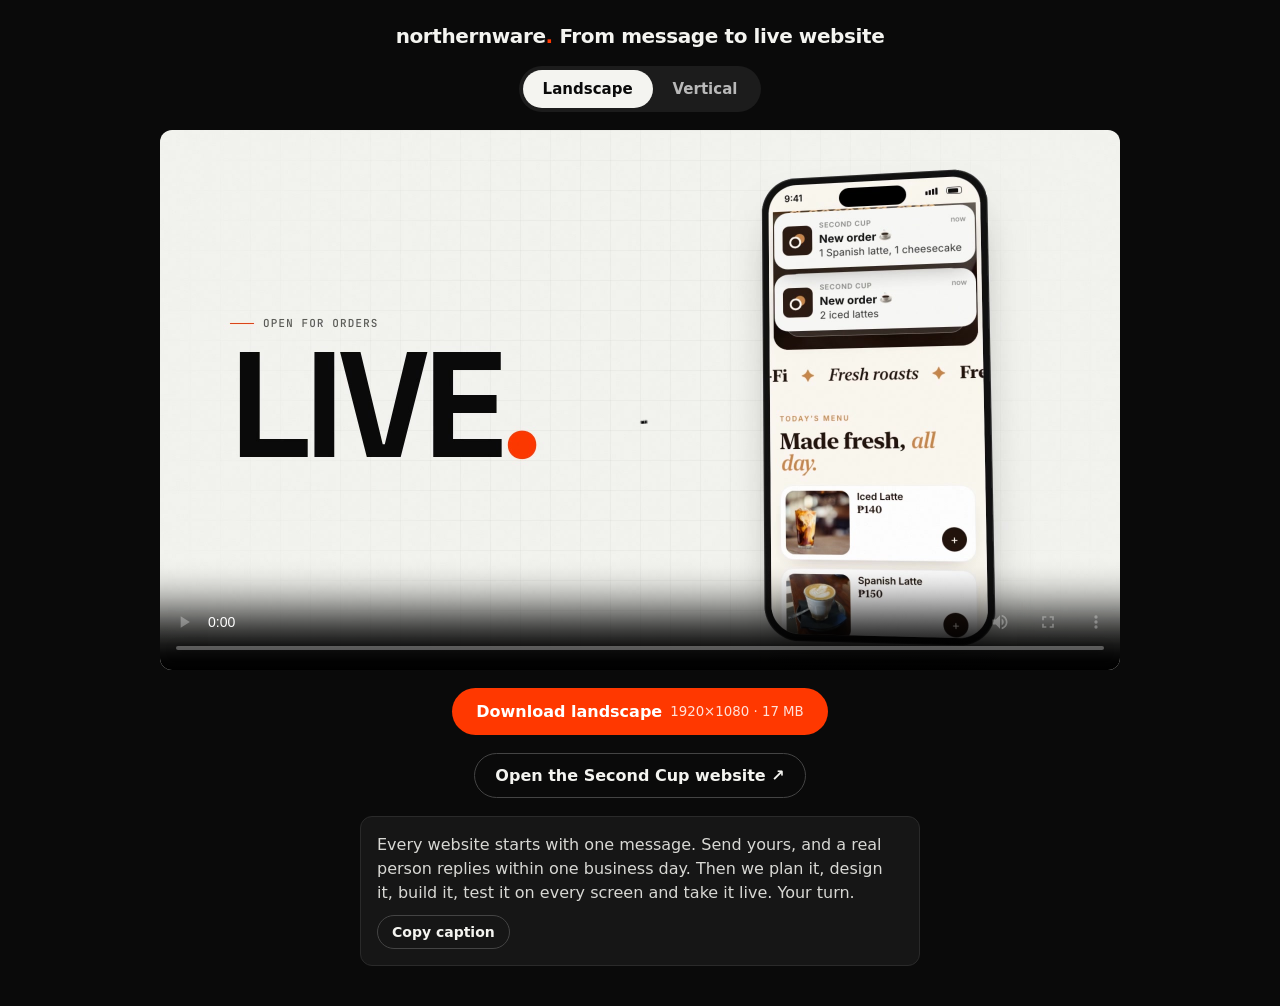
<file: index.html>
<!doctype html><html lang="en"><head><meta charset="utf-8"><meta name="viewport" content="width=device-width,initial-scale=1">
<meta name="robots" content="noindex"><title>Northernware showreel</title>
<style>
*{box-sizing:border-box}body{margin:0;background:#0A0A0A;color:#F4F4F0;font:16px system-ui,-apple-system,sans-serif;min-height:100vh;display:flex;flex-direction:column;align-items:center;padding:24px 16px 40px;gap:18px}
h1{font-size:20px;margin:0;letter-spacing:-.02em}h1 b{color:#FF3800}
.tabs{display:flex;background:#1c1c1c;border-radius:999px;padding:4px}
.tabs button{border:0;background:none;color:#B9B9B9;font:600 15px system-ui;padding:10px 20px;border-radius:999px;cursor:pointer}
.tabs button.on{background:#F4F4F0;color:#0A0A0A}
video{width:100%;max-width:960px;border-radius:12px;background:#000;display:block}
video.v{max-width:min(420px,100%);max-height:75vh}
.dl{display:inline-flex;align-items:center;gap:8px;background:#FF3800;color:#fff;text-decoration:none;font:700 16px system-ui;padding:14px 24px;border-radius:999px}
.dl small{font-weight:500;opacity:.85}
.site{color:#F4F4F0;font-weight:600;text-decoration:none;border:1px solid #444;border-radius:999px;padding:12px 20px}
.copy{max-width:560px;background:#161616;border:1px solid #2a2a2a;border-radius:12px;padding:16px;color:#d8d8d4;line-height:1.5}
.copy button{margin-top:10px;background:none;border:1px solid #444;color:#F4F4F0;border-radius:999px;padding:8px 14px;font:600 14px system-ui}
</style></head><body>
<h1>northernware<b>.</b> From message to live website</h1>
<div class="tabs"><button id="bl" class="on">Landscape</button><button id="bv">Vertical</button></div>
<video id="vid" src="landscape.mp4?v=3" poster="landscape.jpg?v=3" controls playsinline preload="metadata"></video>
<a class="dl" id="dl" href="landscape.mp4?v=3" download="northernware-showreel-landscape.mp4">Download landscape <small>1920&times;1080 &middot; 17 MB</small></a>
<a class="site" href="second-cup/">Open the Second Cup website &#8599;</a>
<div class="copy"><div id="ct">Every website starts with one message. Send yours, and a real person replies within one business day. Then we plan it, design it, build it, test it on every screen and take it live. Your turn.</div><button id="cb">Copy caption</button></div>
<script>
const set=(v)=>{const k=v?'vertical':'landscape';vid.src=k+".mp4?v=3";vid.poster=k+".jpg?v=3";vid.className=v?'v':'';
dl.href=k+'.mp4?v=3';dl.download='northernware-showreel-'+k+'.mp4';dl.innerHTML='Download '+k+' <small>'+(v?'1080&times;1920':'1920&times;1080')+' &middot; 17 MB</small>';
bl.className=v?'':'on';bv.className=v?'on':'';};
bl.onclick=()=>set(0);bv.onclick=()=>set(1);
cb.onclick=()=>navigator.clipboard.writeText(ct.textContent).then(()=>cb.textContent='Copied');
</script></body></html>
</file>
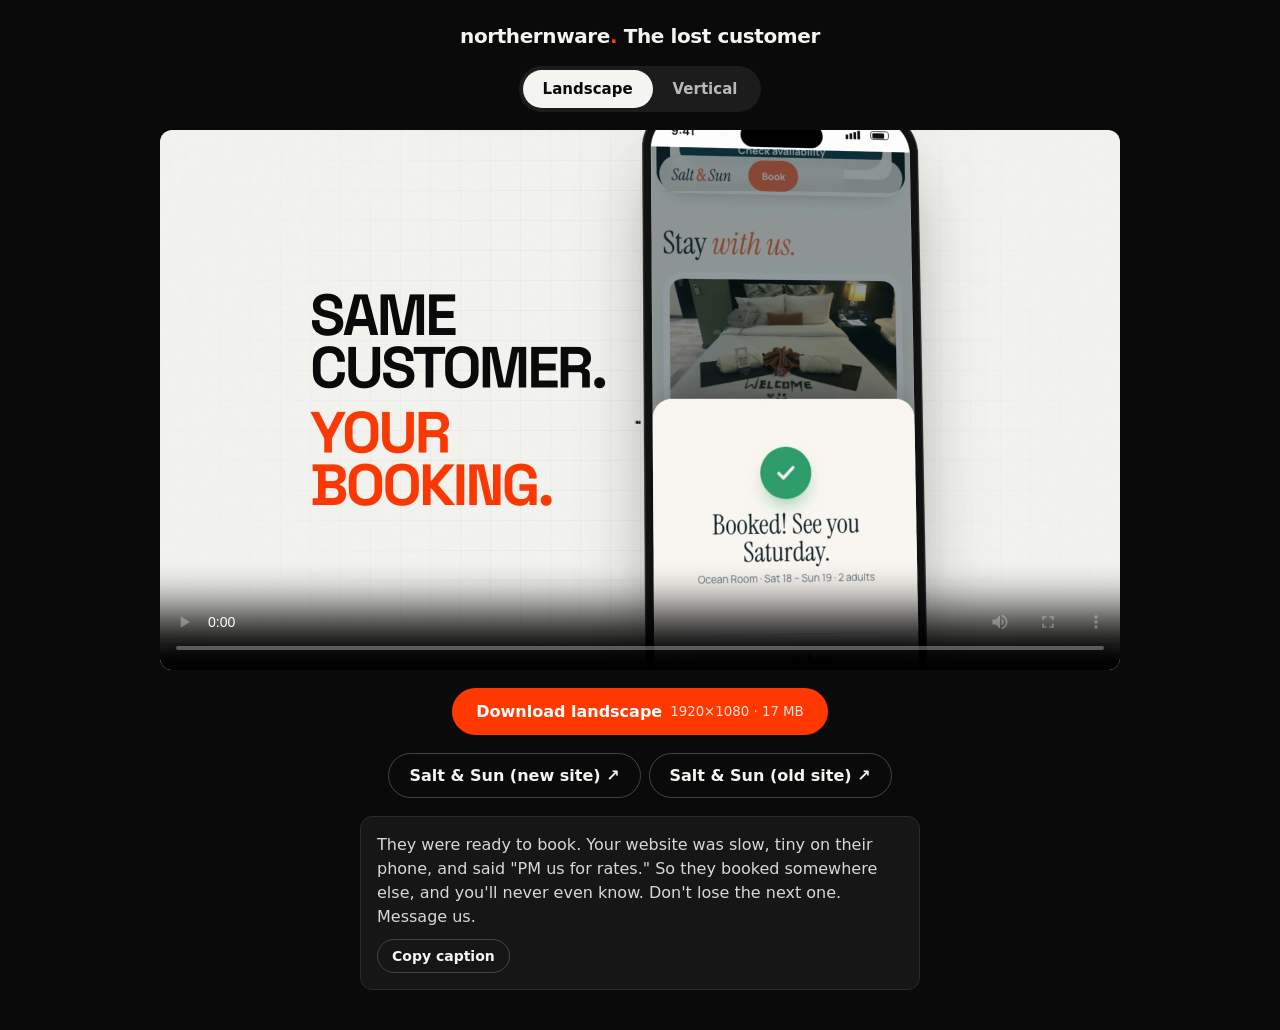
<file: lost-customer/index.html>
<!doctype html><html lang="en"><head><meta charset="utf-8"><meta name="viewport" content="width=device-width,initial-scale=1">
<meta name="robots" content="noindex"><title>Northernware: the lost customer</title>
<style>
*{box-sizing:border-box}body{margin:0;background:#0A0A0A;color:#F4F4F0;font:16px system-ui,-apple-system,sans-serif;min-height:100vh;display:flex;flex-direction:column;align-items:center;padding:24px 16px 40px;gap:18px}
h1{font-size:20px;margin:0;letter-spacing:-.02em}h1 b{color:#FF3800}
.tabs{display:flex;background:#1c1c1c;border-radius:999px;padding:4px}
.tabs button{border:0;background:none;color:#B9B9B9;font:600 15px system-ui;padding:10px 20px;border-radius:999px;cursor:pointer}
.tabs button.on{background:#F4F4F0;color:#0A0A0A}
video{width:100%;max-width:960px;border-radius:12px;background:#000;display:block}
video.v{max-width:min(420px,100%);max-height:75vh}
.dl{display:inline-flex;align-items:center;gap:8px;background:#FF3800;color:#fff;text-decoration:none;font:700 16px system-ui;padding:14px 24px;border-radius:999px}
.dl small{font-weight:500;opacity:.85}
.site{color:#F4F4F0;font-weight:600;text-decoration:none;border:1px solid #444;border-radius:999px;padding:12px 20px}
.sites{display:flex;gap:8px;flex-wrap:wrap;justify-content:center}
.copy{max-width:560px;background:#161616;border:1px solid #2a2a2a;border-radius:12px;padding:16px;color:#d8d8d4;line-height:1.5}
.copy button{margin-top:10px;background:none;border:1px solid #444;color:#F4F4F0;border-radius:999px;padding:8px 14px;font:600 14px system-ui}
</style></head><body>
<h1>northernware<b>.</b> The lost customer</h1>
<div class="tabs"><button id="bl" class="on">Landscape</button><button id="bv">Vertical</button></div>
<video id="vid" src="landscape.mp4?v=2" poster="landscape.jpg?v=2" controls playsinline preload="metadata"></video>
<a class="dl" id="dl" href="landscape.mp4?v=2" download="northernware-showreel-landscape.mp4">Download landscape <small>1920&times;1080 &middot; 17 MB</small></a>
<div class="sites"><a class="site" href="sites/salt-and-sun/">Salt &amp; Sun (new site) &#8599;</a> <a class="site" href="sites/salt-and-sun/before.html">Salt &amp; Sun (old site) &#8599;</a></div>
<div class="copy"><div id="ct">They were ready to book. Your website was slow, tiny on their phone, and said "PM us for rates." So they booked somewhere else, and you'll never even know. Don't lose the next one. Message us.</div><button id="cb">Copy caption</button></div>
<script>
const set=(v)=>{const k=v?'vertical':'landscape';vid.src=k+".mp4?v=2";vid.poster=k+".jpg?v=2";vid.className=v?'v':'';
dl.href=k+'.mp4?v=2';dl.download='northernware-showreel-'+k+'.mp4';dl.innerHTML='Download '+k+' <small>'+(v?'1080&times;1920':'1920&times;1080')+' &middot; 17 MB</small>';
bl.className=v?'':'on';bv.className=v?'on':'';};
bl.onclick=()=>set(0);bv.onclick=()=>set(1);
cb.onclick=()=>navigator.clipboard.writeText(ct.textContent).then(()=>cb.textContent='Copied');
</script></body></html>
</file>
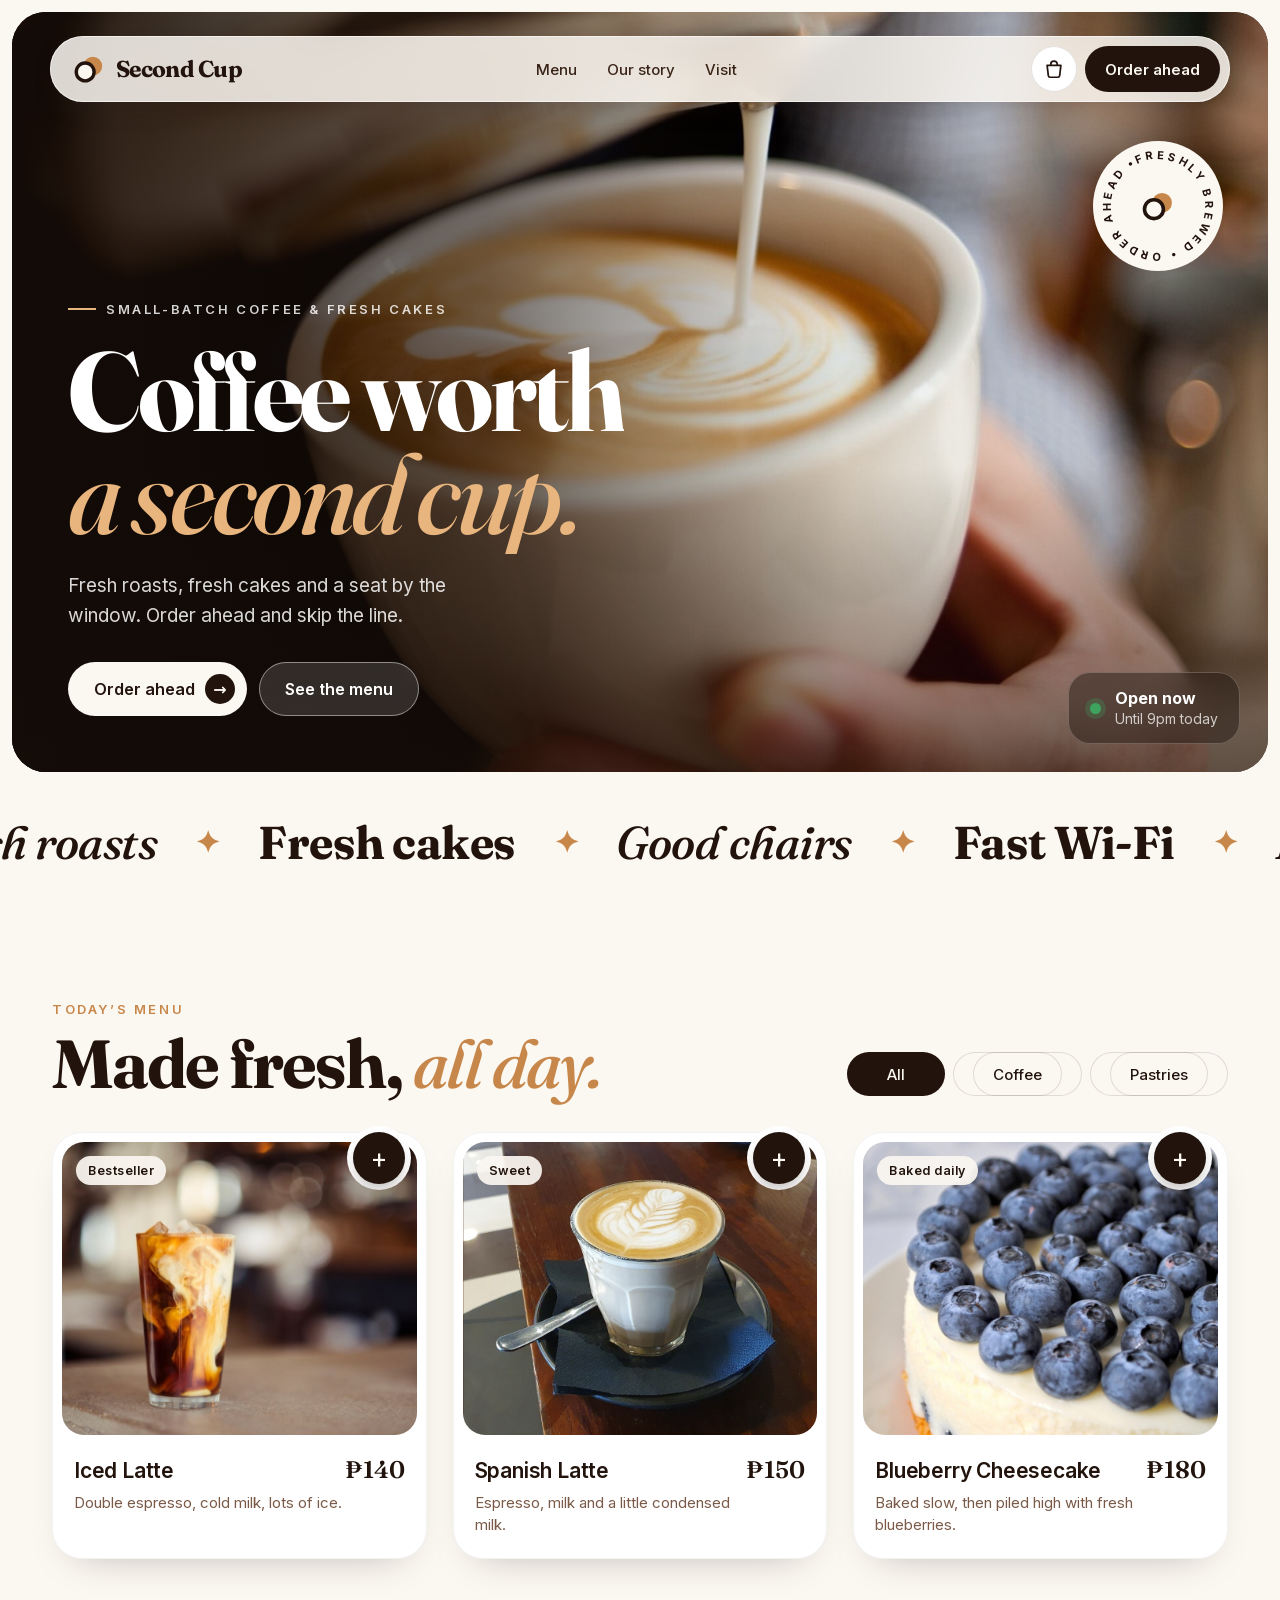
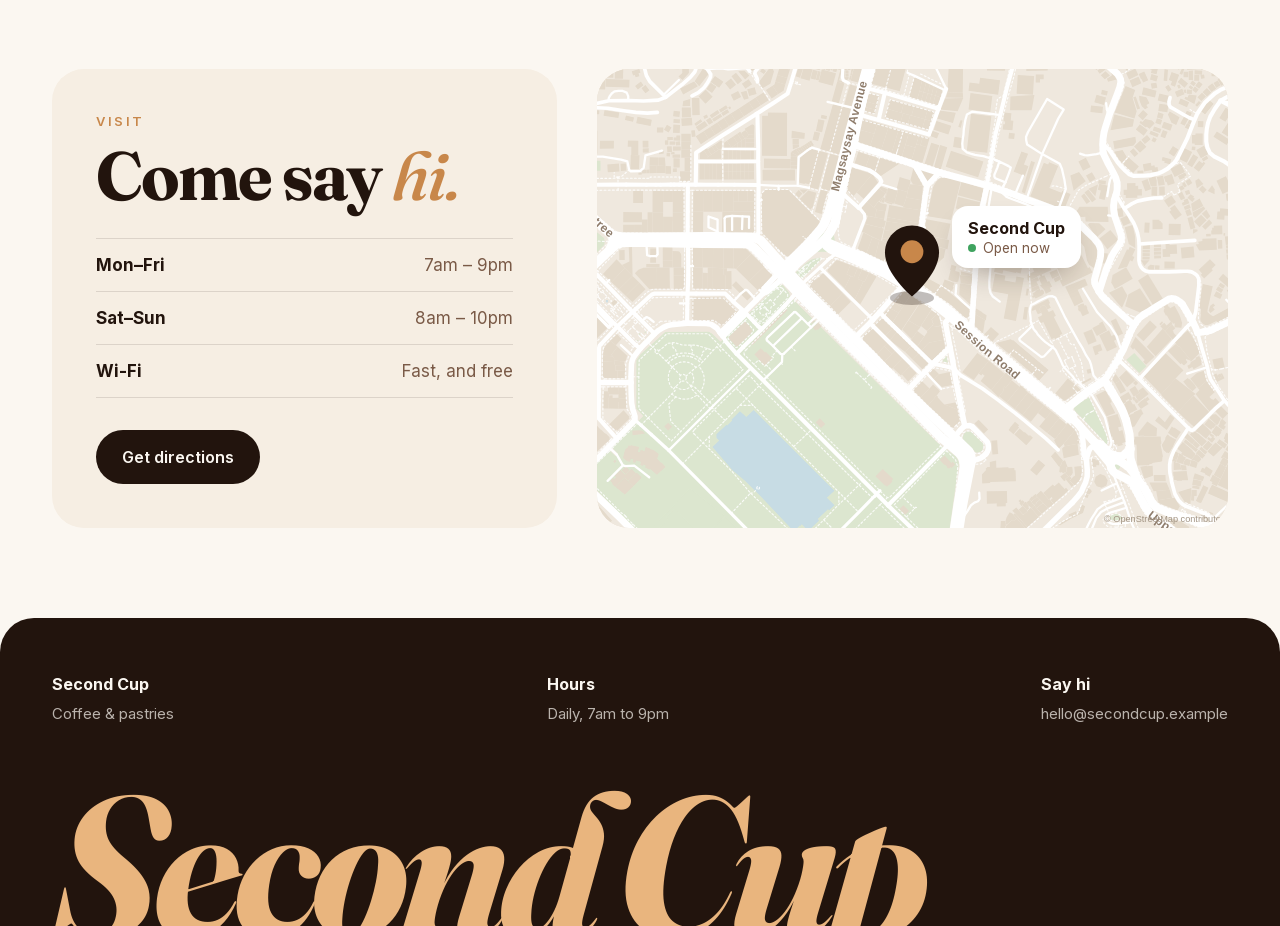
<file: second-cup/index.html>
<!doctype html>
<html lang="en"><head>
<meta charset="utf-8"><meta name="viewport" content="width=device-width,initial-scale=1">
<title>Second Cup · Coffee &amp; Pastries</title>
<meta name="description" content="Small-batch coffee and fresh cakes. Order ahead and skip the line.">
<link rel="preconnect" href="https://fonts.googleapis.com"><link rel="preconnect" href="https://fonts.gstatic.com" crossorigin>
<link href="https://fonts.googleapis.com/css2?family=Fraunces:ital,opsz,wght@0,9..144,500;0,9..144,600;0,9..144,700;1,9..144,500;1,9..144,600&display=swap" rel="stylesheet">
<style>
@font-face{font-family:'Inter';font-weight:100 900;src:url(assets/Inter.woff2) format('woff2')}
:root{--esp:#22140D;--esp2:#3A2418;--mocha:#7A5A47;--cara:#C8874A;--cara2:#E9B57E;--cream:#F6EEE3;--paper:#FBF7F1;--line:rgba(34,20,13,.12);--green:#3FA35F}
*{box-sizing:border-box;margin:0;padding:0}
html{scroll-behavior:smooth}
body{font-family:Inter,system-ui,sans-serif;background:var(--paper);color:var(--esp);-webkit-font-smoothing:antialiased;overflow-x:hidden}
a{color:inherit;text-decoration:none}
button{font:inherit;border:0;background:none;color:inherit;cursor:pointer}
.d{font-family:Fraunces,Georgia,serif;font-weight:700;letter-spacing:-.03em}
.eyebrow{font-size:13px;font-weight:600;letter-spacing:.2em;text-transform:uppercase}
.wrap{max-width:1240px;margin:0 auto;padding:0 32px}

/* nav */
.nav{position:fixed;top:36px;left:50%;transform:translateX(-50%);width:min(1180px,calc(100% - 72px));height:66px;z-index:20;display:flex;align-items:center;gap:20px;
  padding:0 10px 0 22px;border-radius:999px;background:rgba(251,247,241,.86);backdrop-filter:blur(18px) saturate(1.4);-webkit-backdrop-filter:blur(18px) saturate(1.4);
  box-shadow:0 10px 30px -14px rgba(34,20,13,.35),inset 0 0 0 1px rgba(255,255,255,.6)}
.brand{display:flex;align-items:center;gap:10px;font-size:23px;white-space:nowrap}
.brand svg{width:34px;height:34px}
.links{display:flex;gap:30px;margin:0 auto;font-size:15px;font-weight:500;color:var(--esp2)}
.nav .act{display:flex;align-items:center;gap:8px;margin-left:auto}
.links+.act{margin-left:0}
.cart{position:relative;width:46px;height:46px;border-radius:50%;display:grid;place-items:center;background:#fff;box-shadow:inset 0 0 0 1px var(--line)}
.cart svg{width:22px;height:22px}
.badge{position:absolute;top:-3px;right:-3px;min-width:21px;height:21px;padding:0 5px;border-radius:999px;background:var(--cara);color:#fff;font-size:12px;font-weight:700;display:grid;place-items:center;transform:scale(0)}
.btn{display:inline-flex;align-items:center;justify-content:center;gap:10px;height:54px;padding:0 26px;border-radius:999px;font-weight:600;font-size:16px;white-space:nowrap}
.btn.dark{background:var(--esp);color:var(--paper)}
.btn.sm{height:46px;padding:0 20px;font-size:15px}
.btn.light{background:var(--paper);color:var(--esp)}
.btn.glass{background:rgba(255,255,255,.14);color:#fff;box-shadow:inset 0 0 0 1px rgba(255,255,255,.45);backdrop-filter:blur(10px)}
.btn .ar{width:30px;height:30px;border-radius:50%;background:var(--esp);color:var(--paper);display:grid;place-items:center;margin-right:-14px}
.burger{display:none;width:46px;height:46px;border-radius:50%;background:var(--esp);place-items:center}
.burger i{display:block;width:18px;height:2px;background:var(--paper);box-shadow:0 6px 0 var(--paper),0 -6px 0 var(--paper)}

/* hero */
.hero{padding:12px}
.hcard{position:relative;height:min(760px,94vh);min-height:560px;border-radius:34px;overflow:hidden;background:#1a0f0a}
.hphoto{position:absolute;inset:0;background:url(assets/p-hero.jpg) 62% 50%/cover;transform-origin:60% 50%}
.hcard::after{content:'';position:absolute;inset:0;background:linear-gradient(90deg,rgba(22,13,8,.86) 0%,rgba(22,13,8,.55) 38%,rgba(22,13,8,0) 66%),linear-gradient(0deg,rgba(22,13,8,.5),rgba(22,13,8,0) 40%)}
.hcopy{position:absolute;left:56px;bottom:56px;z-index:2;color:#fff;max-width:820px}
.hcopy .eyebrow{display:inline-flex;align-items:center;gap:10px;color:rgba(255,255,255,.82);margin-bottom:22px}
.hcopy .eyebrow::before{content:'';width:28px;height:1.5px;background:var(--cara2)}
.h1{font-size:112px;line-height:.92;color:#fff}
.h1 .l{display:block;overflow:hidden;padding-bottom:.08em;margin-bottom:-.08em}
.h1 .l>span{display:inline-block}
.h1 em{font-style:italic;font-weight:500;color:var(--cara2)}
.hcopy p{font-size:19px;line-height:1.55;color:rgba(255,255,255,.84);max-width:440px;margin:26px 0 32px}
.hbtns{display:flex;gap:12px}
.open{position:absolute;right:28px;bottom:28px;z-index:2;display:flex;align-items:center;gap:14px;padding:16px 22px;border-radius:22px;color:#fff;
  background:rgba(22,13,8,.42);backdrop-filter:blur(14px);box-shadow:inset 0 0 0 1px rgba(255,255,255,.22)}
.open b{display:block;font-size:16px}.open span{font-size:14px;color:rgba(255,255,255,.75)}
.dot{width:11px;height:11px;border-radius:50%;background:var(--green);box-shadow:0 0 0 5px rgba(63,163,95,.25)}
.seal{position:absolute;right:44px;top:128px;z-index:2;width:132px;height:132px}


/* marquee */
.marq{overflow:hidden;padding:30px 0 6px;white-space:nowrap}
.marq .tr{display:inline-flex;gap:38px;font-size:46px;align-items:center}
.marq em{font-style:italic;font-weight:500}
.marq i{font-style:normal;color:var(--cara);font-size:30px}

/* menu */
.menu{padding:124px 0 40px}
.mhead{display:flex;align-items:flex-end;justify-content:space-between;gap:24px;margin-bottom:36px}
.mhead .eyebrow{color:var(--cara);margin-bottom:14px}
.h2{font-size:68px;line-height:.96}
.h2 em{font-style:italic;font-weight:500;color:var(--cara)}
.chips{display:flex;gap:8px}
.chips span{height:44px;padding:0 20px;border-radius:999px;display:grid;place-items:center;font-size:15px;font-weight:500;box-shadow:inset 0 0 0 1px var(--line)}
.chips span.on{background:var(--esp);color:var(--paper);box-shadow:none}
.grid{display:grid;grid-template-columns:repeat(3,1fr);gap:26px}
.item{position:relative;border-radius:30px;background:#fff;padding:10px 10px 22px;box-shadow:0 18px 40px -26px rgba(34,20,13,.35),inset 0 0 0 1px rgba(34,20,13,.05)}
.ph{position:relative;aspect-ratio:4/3.3;border-radius:22px;background:#e9dfd3 center/cover;overflow:hidden}
.tag{position:absolute;left:14px;top:14px;padding:7px 12px;border-radius:999px;background:rgba(251,247,241,.92);font-size:12.5px;font-weight:600;letter-spacing:.04em}
.irow{display:flex;justify-content:space-between;align-items:baseline;gap:12px;padding:20px 12px 0}
.irow h3{font-size:21px;font-weight:600;letter-spacing:-.01em}
.irow .pr{font-family:Fraunces,Georgia,serif;font-size:24px;font-weight:600}
.item p{padding:8px 12px 0;color:var(--mocha);font-size:15px;line-height:1.5;max-width:300px}
.add{position:absolute;right:22px;top:calc(min(100%,0px) + 0px);height:52px;min-width:52px;border-radius:999px;background:var(--esp);color:var(--paper);display:flex;align-items:center;justify-content:center;font-size:26px;font-weight:400;
  box-shadow:0 10px 22px -10px rgba(34,20,13,.6),0 0 0 6px #fff;overflow:hidden;white-space:nowrap}
.add .st{display:none;align-items:center;gap:18px;font-size:18px;font-weight:600;padding:0 18px}
.add.on .pl{display:none}.add.on .st{display:flex}
.fly{position:fixed;left:0;top:0;width:46px;height:46px;border-radius:50%;background:var(--esp) url(assets/p-iced.jpg) center/cover;box-shadow:0 0 0 3px #fff,0 12px 22px -8px rgba(0,0,0,.5);z-index:30;display:none}

/* visit */
.visit{padding:70px 0 90px}
.vgrid{display:grid;grid-template-columns:1fr 1.25fr;gap:40px;align-items:stretch}
.vcopy{background:var(--cream);border-radius:32px;padding:44px}
.vcopy .eyebrow{color:var(--cara);margin-bottom:14px}
.hours{margin:30px 0 32px;border-top:1px solid var(--line)}
.hours div{display:flex;justify-content:space-between;padding:16px 0;border-bottom:1px solid var(--line);font-size:17px}
.hours span{color:var(--mocha)}
.map{position:relative;border-radius:32px;overflow:hidden;min-height:420px;background:#EDE3D4}
.map .m{position:absolute;inset:0;width:100%;height:100%;object-fit:cover}
.pin{position:absolute;left:50%;top:50%;width:58px;height:74px;margin:-74px 0 0 -29px;transform-origin:50% 100%}
.pinsh{position:absolute;left:50%;top:50%;width:44px;height:14px;margin:-7px 0 0 -22px;border-radius:50%;background:rgba(34,20,13,.28)}
.mlabel{position:absolute;left:calc(50% + 40px);top:calc(50% - 92px);padding:12px 16px;border-radius:16px;background:#fff;box-shadow:0 14px 30px -14px rgba(34,20,13,.45);white-space:nowrap}
.mlabel b{display:block;font-size:16px}.mlabel span{font-size:13.5px;color:var(--mocha);display:flex;align-items:center;gap:7px;margin-top:2px}
.mlabel span i{width:8px;height:8px;border-radius:50%;background:var(--green)}

/* footer */
footer{background:var(--esp);color:var(--paper);border-radius:34px 34px 0 0;padding:56px 0 0;overflow:hidden}
.frow{display:flex;justify-content:space-between;gap:30px;font-size:15px;color:rgba(251,247,241,.7)}
.frow b{display:block;color:var(--paper);font-size:16px;margin-bottom:10px}
.big{font-size:clamp(90px,15.5vw,230px);line-height:.8;letter-spacing:-.045em;margin-top:44px;white-space:nowrap;color:var(--cara2);transform:translateY(12%)}

/* tablet */
@media (max-width:980px){
  .links{display:none}.nav .act{margin-left:auto}
  .h1{font-size:84px}.hcopy{left:40px;bottom:44px}.h2{font-size:54px}
  .grid{grid-template-columns:repeat(2,1fr)}.grid .item:nth-child(3){display:none}
  .vgrid{grid-template-columns:1fr}.mhead{flex-direction:column;align-items:flex-start}
  .seal{top:100px;right:32px;width:110px;height:110px}.seal svg{width:110px;height:110px}
}
/* phone */
@media (max-width:560px){
  .wrap{padding:0 18px}
  .nav{top:22px;height:58px;padding:0 6px 0 16px;width:calc(100% - 40px)}.brand{font-size:20px}.brand svg{width:30px;height:30px}
  .nav .btn{display:none}.burger{display:grid}.cart{width:44px;height:44px}
  .hero{padding:8px}.hcard{height:640px;min-height:0;border-radius:28px}
  .hphoto{background-position:58% 50%}
  .hcard::after{background:linear-gradient(0deg,rgba(22,13,8,.9) 0%,rgba(22,13,8,.55) 50%,rgba(22,13,8,.05) 80%)}
  .hcopy{left:22px;right:22px;bottom:24px}.hcopy .eyebrow{font-size:11px;margin-bottom:14px}
  .h1{font-size:54px}.hcopy p{font-size:16px;margin:16px 0 22px}
  .hbtns{flex-direction:column}.hbtns .btn{width:100%}
  .open,.seal{display:none}
  .marq .tr{font-size:32px;gap:26px}.marq{padding:22px 0 0}
  .menu{padding:54px 0 30px}.h2{font-size:42px}.chips{display:none}.mhead{margin-bottom:22px}
  .grid{grid-template-columns:1fr;gap:16px}.grid .item:nth-child(3){display:grid}
  .item{display:grid;grid-template-columns:118px 1fr;align-items:center;padding:10px;border-radius:24px}
  .item .ph{aspect-ratio:1;border-radius:16px;grid-row:span 2}.tag{display:none}
  .irow{padding:0 0 0 14px;flex-direction:column;gap:2px}.irow h3{font-size:18px}.irow .pr{font-size:19px}
  .item p{display:none}
  .add{top:auto !important;bottom:18px;right:16px;height:44px;min-width:44px;font-size:22px;box-shadow:none}
  .add .st{gap:12px;font-size:16px;padding:0 14px}
  .vcopy{padding:30px}.map{min-height:300px}
  .frow{flex-direction:column;gap:18px}
}
/* wireframe skin, used by the showreel's "plan it" step */
html.wire body{background:#fff}
html.wire *{color:transparent !important;box-shadow:none !important;text-shadow:none !important;backdrop-filter:none !important;-webkit-backdrop-filter:none !important}
html.wire .nav{background:#fff;box-shadow:inset 0 0 0 2px #E6E6E1 !important}
html.wire .hcard,html.wire .ph,html.wire .map{background:#F1F1ED !important;outline:2px solid #D2D2CB;outline-offset:-2px}
html.wire .hcard::after,html.wire .ph::after,html.wire .map::after{content:'';position:absolute;inset:0;
  background:linear-gradient(to top right,transparent calc(50% - 1.5px),#D2D2CB calc(50% - 1px),#D2D2CB calc(50% + 1px),transparent calc(50% + 1.5px)),
             linear-gradient(to bottom right,transparent calc(50% - 1.5px),#D2D2CB calc(50% - 1px),#D2D2CB calc(50% + 1px),transparent calc(50% + 1.5px))}
html.wire .hphoto,html.wire .map .m,html.wire .pin,html.wire .pinsh,html.wire .mlabel,html.wire .tag,html.wire .badge,html.wire .seal svg{visibility:hidden}
html.wire .seal{border-radius:50%;background:#F1F1ED;outline:2px solid #D2D2CB;outline-offset:-2px}
html.wire .seal *{visibility:hidden}
html.wire .tx{background:#E4E4DF;border-radius:6px;-webkit-box-decoration-break:clone;box-decoration-break:clone}
html.wire .btn,html.wire .cart,html.wire .chips span,html.wire .add,html.wire .open,html.wire .burger{background:#F1F1ED !important;outline:2px solid #D2D2CB;outline-offset:-2px}
html.wire .burger i{background:transparent;box-shadow:none}
html.wire .btn .ar{background:#E4E4DF !important}
html.wire .item,html.wire .vcopy{background:#FAFAF8;outline:2px solid #E6E6E1;outline-offset:-2px}
html.wire footer{background:#F6F6F3}
html.wire .brand svg *{fill:#E4E4DF;stroke:#E4E4DF}
html.wire .marq em,html.wire .marq span{background:#ECECE7;border-radius:8px}
html.wire .hcopy .eyebrow::before,html.wire .dot{background:#E4E4DF}
</style></head>
<body>
<nav class="nav">
  <a class="brand d" href="#"><svg viewBox="0 0 40 40"><circle cx="24.5" cy="16.5" r="11" fill="#C8874A"/><circle cx="15.5" cy="23.5" r="10.5" fill="#FBF7F1" stroke="#22140D" stroke-width="4"/></svg><span class="tx">Second Cup</span></a>
  <div class="links"><a href="#menu"><span class="tx">Menu</span></a><a href="#visit"><span class="tx">Our story</span></a><a href="#visit"><span class="tx">Visit</span></a></div>
  <div class="act">
    <button class="cart" id="cart" aria-label="Cart"><svg viewBox="0 0 24 24" fill="none" stroke="#22140D" stroke-width="1.9" stroke-linejoin="round"><path d="M4.5 8h15l-1.3 11.3a2 2 0 0 1-2 1.7H7.8a2 2 0 0 1-2-1.7z"/><path d="M8.5 8V6.8a3.5 3.5 0 0 1 7 0V8"/></svg><span class="badge" id="badge">0</span></button>
    <a class="btn dark sm" href="#menu"><span class="tx">Order ahead</span></a>
    <button class="burger" aria-label="Menu"><i></i></button>
  </div>
</nav>

<header class="hero">
  <div class="hcard" id="hcard">
    <div class="hphoto" id="hphoto"></div>
    <svg class="seal" viewBox="0 0 132 132"><defs><path id="sp" d="M66 66m-47 0a47 47 0 1 1 94 0a47 47 0 1 1-94 0"/></defs>
      <circle cx="66" cy="66" r="65" fill="#FBF7F1"/>
      <g class="spin" id="spin"><text font-family="Inter" font-weight="700" font-size="11" fill="#22140D"><textPath href="#sp" textLength="292" lengthAdjust="spacing">FRESHLY BREWED &#8226; ORDER AHEAD &#8226;</textPath></text></g>
      <g transform="translate(48 48) scale(.9)"><circle cx="24.5" cy="16.5" r="11" fill="#C8874A"/><circle cx="15.5" cy="23.5" r="10.5" fill="#FBF7F1" stroke="#22140D" stroke-width="4"/></g></svg>
    <div class="hcopy">
      <div class="eyebrow"><span class="tx">Small-batch coffee &amp; fresh cakes</span></div>
      <h1 class="h1 d" id="h1"><span class="l"><span class="tx">Coffee worth</span></span><span class="l"><span><em class="tx">a second cup.</em></span></span></h1>
      <p><span class="tx">Fresh roasts, fresh cakes and a seat by the window. Order ahead and skip the line.</span></p>
      <div class="hbtns"><a class="btn light" href="#menu"><span class="tx">Order ahead</span><span class="ar">&#8594;</span></a><a class="btn glass" href="#menu"><span class="tx">See the menu</span></a></div>
    </div>
    <div class="open" id="open"><span class="dot"></span><div><b class="tx">Open now</b><span class="tx">Until 9pm today</span></div></div>
  </div>
</header>

<div class="marq d"><div class="tr" id="marq"></div></div>

<section class="menu" id="menu"><div class="wrap">
  <div class="mhead"><div><div class="eyebrow"><span class="tx">Today&#8217;s menu</span></div><h2 class="h2 d"><span class="tx">Made fresh,</span> <em class="tx">all day.</em></h2></div>
    <div class="chips"><span class="on"><span class="tx">All</span></span><span><span class="tx">Coffee</span></span><span><span class="tx">Pastries</span></span></div></div>
  <div class="grid">
    <article class="item" id="item0"><div class="ph" style="background-image:url(assets/p-iced.jpg)"><span class="tag">Bestseller</span></div>
      <div class="irow"><h3 class="tx">Iced Latte</h3><span class="pr tx">&#8369;140</span></div><p><span class="tx">Double espresso, cold milk, lots of ice.</span></p>
      <button class="add" id="add0"><span class="pl">+</span><span class="st"><span>&#8722;</span><b id="q0">1</b><span id="plus0">+</span></span></button></article>
    <article class="item"><div class="ph" style="background-image:url(assets/p-spanish.jpg)"><span class="tag">Sweet</span></div>
      <div class="irow"><h3 class="tx">Spanish Latte</h3><span class="pr tx">&#8369;150</span></div><p><span class="tx">Espresso, milk and a little condensed milk.</span></p>
      <button class="add"><span class="pl">+</span></button></article>
    <article class="item"><div class="ph" style="background-image:url(assets/p-cheesecake.jpg)"><span class="tag">Baked daily</span></div>
      <div class="irow"><h3 class="tx">Blueberry Cheesecake</h3><span class="pr tx">&#8369;180</span></div><p><span class="tx">Baked slow, then piled high with fresh blueberries.</span></p>
      <button class="add"><span class="pl">+</span></button></article>
  </div>
</div></section>

<section class="visit" id="visit"><div class="wrap"><div class="vgrid">
  <div class="vcopy"><div class="eyebrow"><span class="tx">Visit</span></div><h2 class="h2 d"><span class="tx">Come say</span> <em class="tx">hi.</em></h2>
    <div class="hours"><div><b class="tx">Mon&#8211;Fri</b><span class="tx">7am &#8211; 9pm</span></div><div><b class="tx">Sat&#8211;Sun</b><span class="tx">8am &#8211; 10pm</span></div><div><b class="tx">Wi-Fi</b><span class="tx">Fast, and free</span></div></div>
    <a class="btn dark" href="#"><span class="tx">Get directions</span></a></div>
  <div class="map" id="map">
    <img class="m" src="assets/map.svg" alt="Map: Second Cup, off Session Road">
    <div class="pinsh" id="pinsh"></div>
    <svg class="pin" id="pin" viewBox="0 0 40 52"><path d="M20 1C9.5 1 1 9.5 1 20c0 15 19 31 19 31s19-16 19-31C39 9.5 30.5 1 20 1z" fill="#22140D"/><circle cx="20" cy="19.5" r="8" fill="#C8874A"/></svg>
    <div class="mlabel" id="mlabel"><b>Second Cup</b><span><i></i>Open now</span></div>
  </div>
</div></div></section>

<footer><div class="wrap">
  <div class="frow"><div><b>Second Cup</b>Coffee &amp; pastries</div><div><b>Hours</b>Daily, 7am to 9pm</div><div><b>Say hi</b>hello@secondcup.example</div></div>
  <div class="big d"><em>Second Cup</em></div>
</div></footer>
<div class="fly" id="fly0"></div><div class="fly" id="fly1"></div>

<script>
// marquee words
const W = ['<em>Fresh roasts</em>', '<i>&#10022;</i>', '<span>Fresh cakes</span>', '<i>&#10022;</i>', '<em>Good chairs</em>', '<i>&#10022;</i>', '<span>Fast Wi-Fi</span>', '<i>&#10022;</i>'];
document.getElementById('marq').innerHTML = W.concat(W, W).join('');
// The site runs on its own; with ?video it hands its moving parts to the showreel, frame by frame.
const $ = (id) => document.getElementById(id);
const cl = (x, a = 0, b = 1) => Math.min(b, Math.max(a, x));
const spring = (tau, f = 2.2, z = 0.5) => { if (tau <= 0) return 0; const w = 2 * Math.PI * f, wd = w * Math.sqrt(1 - z * z); return 1 - Math.exp(-z * w * tau) * (Math.cos(wd * tau) + ((z * w) / wd) * Math.sin(wd * tau)); };
const VIDEO = location.search.includes('video');
if (location.search.includes('wire')) document.documentElement.classList.add('wire');
let qty = 0;
function setCart(n) { const b = $('badge'); b.textContent = n; b.style.transform = `scale(${n ? 1 : 0})`; }
function setQty(n) { const a = $('add0'); a.classList.toggle('on', n > 0); $('q0').textContent = n; }
if (!VIDEO) {
  // a live site: spin the seal, run the marquee, add to cart for real
  let t0 = performance.now();
  const tick = (t) => { const s = (t - t0) / 1000; $('spin').setAttribute('transform', `rotate(${s * 30} 66 66)`); $('marq').style.transform = `translateX(${-(s * 40) % 900}px)`; requestAnimationFrame(tick); };
  requestAnimationFrame(tick);
  $('add0').addEventListener('click', (e) => { if (e.target.id === 'plus0' || !qty) { qty++; setQty(qty); setCart(qty); } else if (e.target.textContent === '−') { qty--; setQty(qty); setCart(qty); } });
  document.querySelectorAll('.add:not(#add0)').forEach((b) => b.addEventListener('click', () => { qty++; setCart(qty); }));
}
// showreel control: everything is set from the state each frame, nothing carries over
window.SC = {
  set(s) {
    document.documentElement.style.scrollBehavior = 'auto';
    window.scrollTo(0, s.scroll || 0);
    $('spin').setAttribute('transform', `rotate(${(s.t || 0) * 30} 66 66)`);
    $('marq').style.transform = `translateX(${-((s.t || 0) * 40) % 900}px)`;
    const hk = s.h1 ?? 1;
    document.querySelectorAll('.h1 .l>span').forEach((l, i) => { l.style.transform = `translateY(${(1 - cl(hk * 1.4 - i * 0.4)) ** 3 * 110}%)`; });
    const pk = s.photo ?? 1;
    $('hphoto').style.transform = `scale(${1 + 0.25 * (1 - pk)})`;
    $('hcard').style.clipPath = s.drag == null ? '' : `inset(0 ${(1 - s.drag) * 100}% ${(1 - s.drag) * 100}% 0 round 34px)`;
    setCart(s.cart || 0); setQty(s.qty || 0);
    $('badge').style.transform = `scale(${s.cartPop ?? (s.cart ? 1 : 0)})`;
    const lift = s.hover || 0; $('item0').style.transform = `translateY(${-10 * lift}px)`;
    $('item0').style.boxShadow = `0 ${18 + 24 * lift}px ${40 + 20 * lift}px -26px rgba(34,20,13,${0.35 + 0.25 * lift}),inset 0 0 0 1px rgba(34,20,13,.05)`;
    this.pop(s.pop);
    const pin = s.pin ?? 1;
    $('pin').style.transform = `translateY(${(1 - pin) * -180}px) scale(${1 + 0.12 * (s.squash || 0)},${1 - 0.12 * (s.squash || 0)})`;
    $('pin').style.opacity = s.pin == null || s.pin > 0 ? 1 : 0;
    $('pinsh').style.transform = `scale(${cl(pin)})`;
    $('mlabel').style.transform = `scale(${s.label ?? 1})`; $('mlabel').style.transformOrigin = '0 100%';
    ['fly0', 'fly1'].forEach((id, i) => {
      const f = $(id), k = s.fly ? s.fly[i] : -1;
      f.style.display = k > 0 && k < 1 ? 'block' : 'none';
      if (!(k > 0 && k < 1)) return;
      const a = $('add0').getBoundingClientRect(), c = $('cart').getBoundingClientRect();
      const x0 = a.left + a.width / 2, y0 = a.top + a.height / 2, x1 = c.left + c.width / 2, y1 = c.top + c.height / 2;
      const e = k < 0.5 ? 4 * k ** 3 : 1 - (-2 * k + 2) ** 3 / 2;
      const x = x0 + (x1 - x0) * e, y = y0 + (y1 - y0) * e - Math.sin(Math.PI * e) * 160;
      f.style.transform = `translate(${x - 23}px,${y - 23}px) scale(${1.1 - 0.6 * e})`;
    });
  },
  // wireframe blocks pop in one after another (used by the "plan it" step)
  pop(t) {
    if (!this.pops) this.pops = [...document.querySelectorAll('.nav, .brand, .links a, .cart, .nav .btn, .burger, .hcopy .eyebrow, .h1 .l, .hcopy p, .hbtns .btn, .open, .seal, .marq, .mhead .eyebrow, .mhead .h2, .chips span, .item, .vcopy, .map')];
    this.pops.forEach((e, i) => {
      const k = t == null ? 1 : spring(t - i * 0.045, 2.6, 0.55);
      e.style.opacity = t == null ? '' : cl(k * 1.6);
      e.style.scale = t == null ? '' : 0.85 + 0.15 * cl(k, 0, 1.15);
    });
  },
  rect(sel) { const e = document.querySelector(sel); if (!e) return null; const r = e.getBoundingClientRect(); return { x: r.left, y: r.top, w: r.width, h: r.height }; },
  top(sel) { const e = document.querySelector(sel); return e ? e.getBoundingClientRect().top + window.scrollY : 0; },
};
if (VIDEO) SC.set({});
</script>
</body></html>
</file>
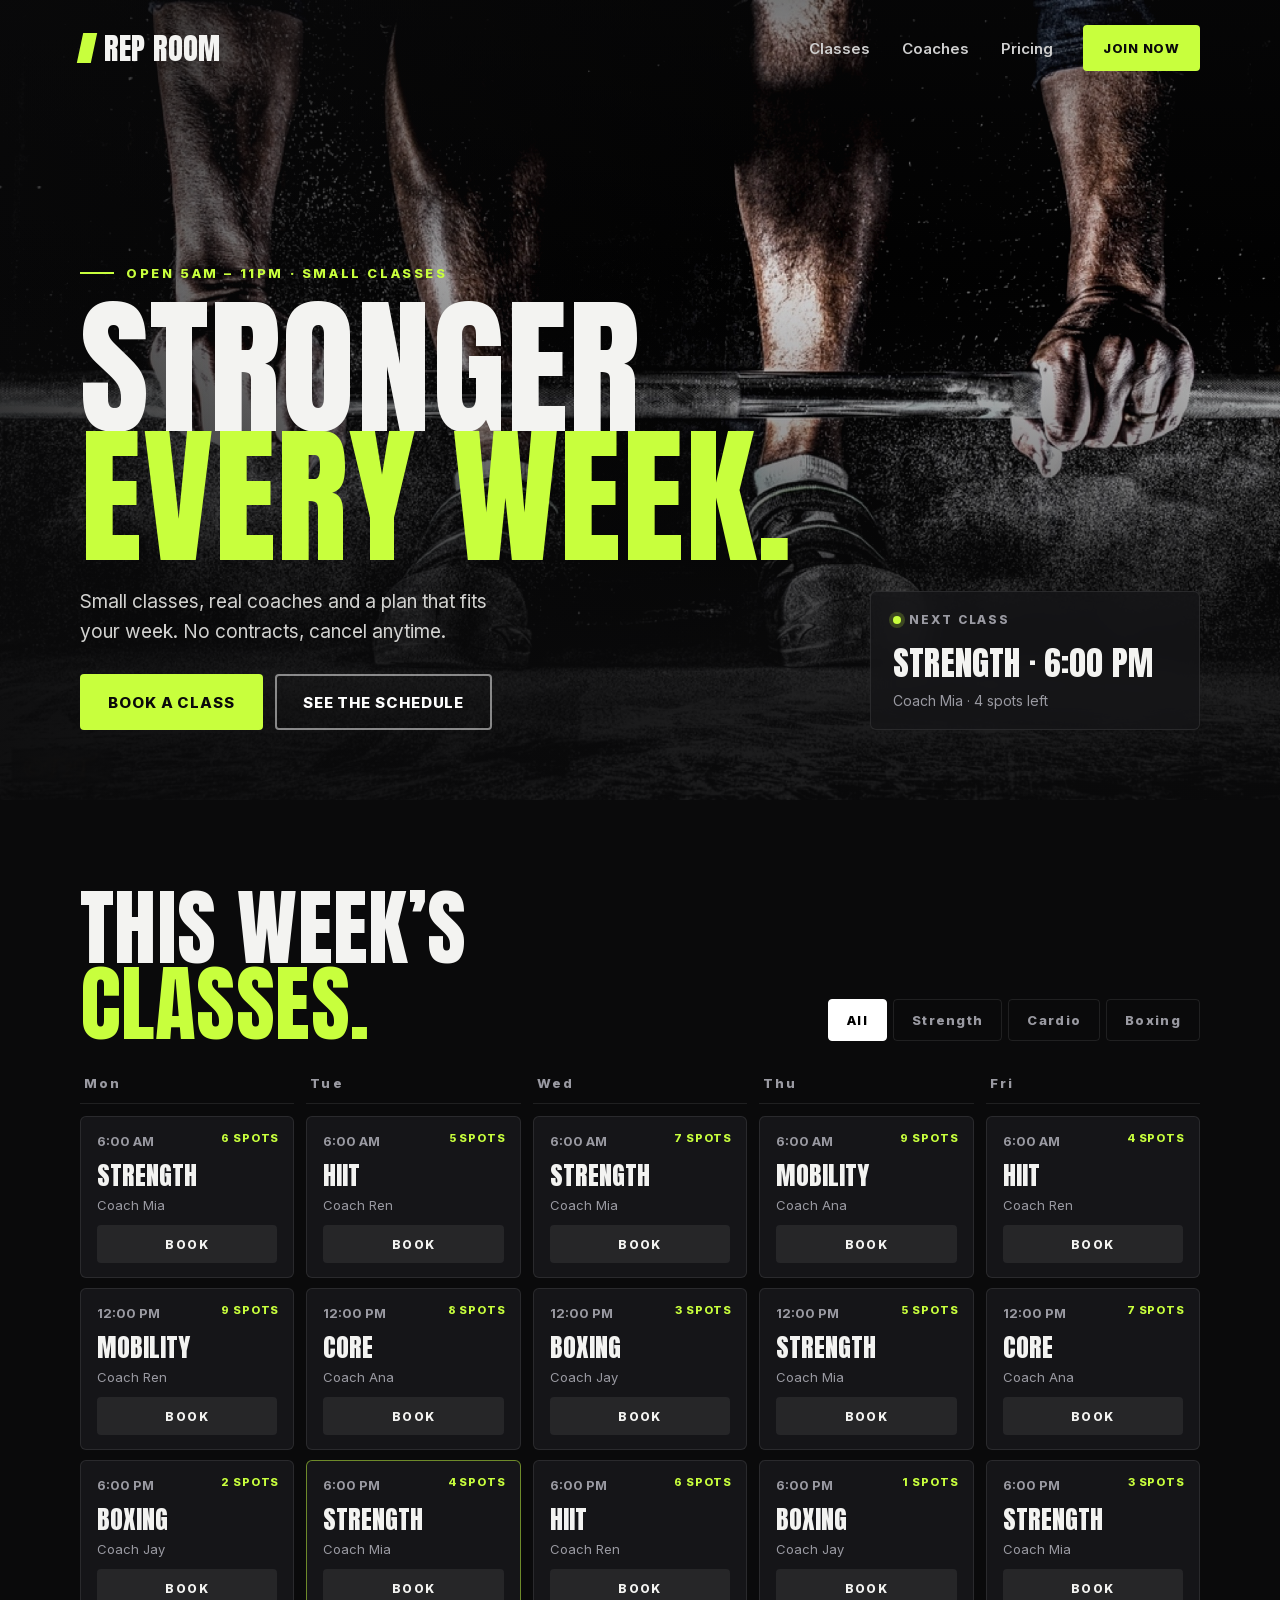
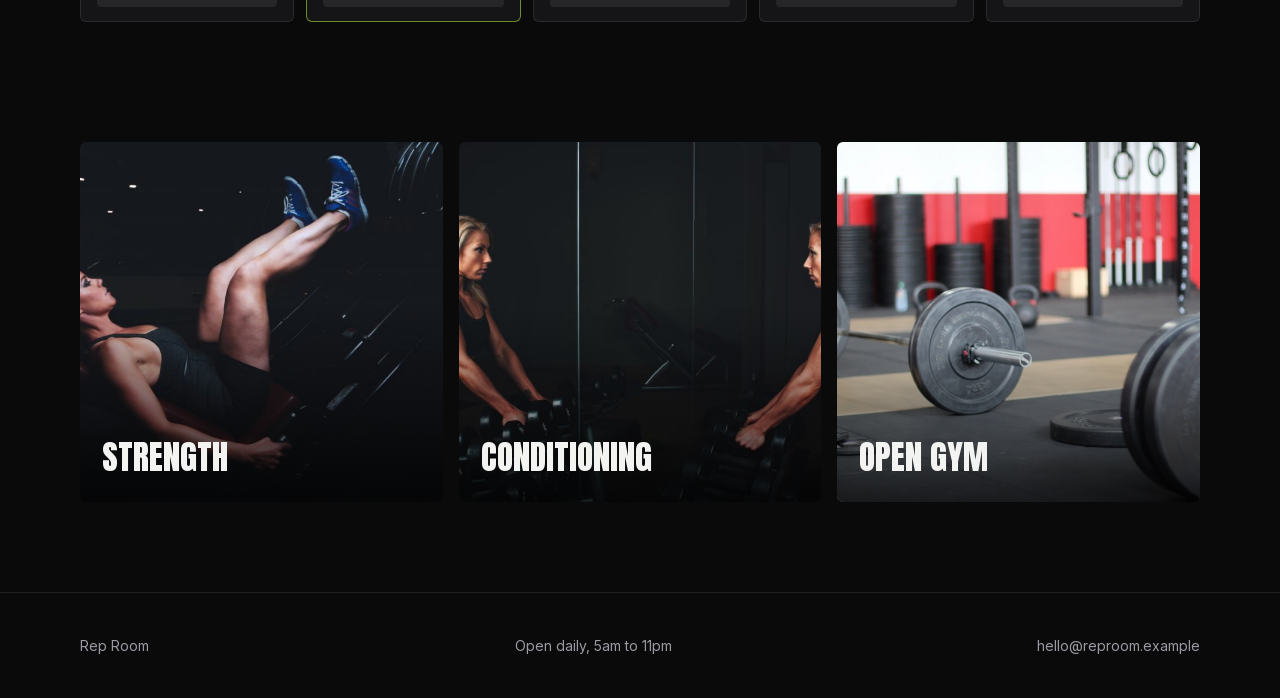
<file: before-after/sites/rep-room/index.html>
<!doctype html>
<html lang="en"><head>
<meta charset="utf-8"><meta name="viewport" content="width=device-width,initial-scale=1">
<title>Rep Room · Small classes, real coaches</title>
<meta name="description" content="Strength, conditioning and boxing in small classes. Book a class online.">
<link rel="stylesheet" href="../fonts/fonts.css">
<style>
:root{--bk:#0A0A0B;--card:#151518;--line:rgba(255,255,255,.09);--lime:#C8FF3D;--mut:#9A9AA2;--tx:#F3F3F1}
*{box-sizing:border-box;margin:0;padding:0}
body{font-family:Inter,system-ui,sans-serif;background:var(--bk);color:var(--tx);-webkit-font-smoothing:antialiased;overflow-x:hidden}
a{color:inherit;text-decoration:none}
.d{font-family:Anton,Impact,sans-serif;text-transform:uppercase;font-weight:400;letter-spacing:.005em}
.wrap{max-width:1200px;margin:0 auto;padding:0 40px}
nav{position:absolute;left:0;right:0;top:0;z-index:5}
nav .wrap{display:flex;align-items:center;gap:30px;height:96px}
.logo{display:flex;align-items:center;gap:10px;font-size:30px}
.logo i{width:14px;height:30px;background:var(--lime);transform:skewX(-12deg)}
.links{display:flex;gap:32px;margin-left:auto;font-weight:600;font-size:15px;color:#cfcfcf}
.btn{display:inline-flex;align-items:center;justify-content:center;gap:10px;height:56px;padding:0 28px;font-weight:800;font-size:15px;letter-spacing:.06em;text-transform:uppercase;white-space:nowrap;border-radius:4px}
.btn.l{background:var(--lime);color:#0A0A0B}
.btn.o{box-shadow:inset 0 0 0 2px rgba(255,255,255,.5);color:#fff}
.btn.sm{height:46px;padding:0 20px;font-size:13px}
.hero{position:relative;height:800px;overflow:hidden}
.hero .ph{position:absolute;inset:0;background:url(../img/rr-hero.jpg) 50% 60%/cover;filter:grayscale(.15) contrast(1.08)}
.hero::after{content:'';position:absolute;inset:0;background:linear-gradient(180deg,rgba(10,10,11,.55),rgba(10,10,11,.15) 35%,rgba(10,10,11,.92) 88%),linear-gradient(90deg,rgba(10,10,11,.7),rgba(10,10,11,0) 60%)}
.hcopy{position:absolute;left:0;right:0;bottom:70px;z-index:2}
.eyebrow{display:flex;align-items:center;gap:12px;font-size:13px;font-weight:800;letter-spacing:.2em;color:var(--lime);text-transform:uppercase}
.eyebrow::before{content:'';width:34px;height:2px;background:var(--lime)}
h1{font-size:150px;line-height:.86;margin:22px 0 26px}
h1 em{font-style:normal;color:var(--lime)}
.hrow{display:flex;justify-content:space-between;align-items:flex-end;gap:40px}
.lead{font-size:19px;line-height:1.55;color:#d2d2d0;max-width:440px}
.cta{display:flex;gap:12px;margin-top:28px}
.next{width:330px;padding:20px 22px;background:rgba(21,21,24,.82);backdrop-filter:blur(12px);border:1px solid var(--line);border-radius:6px}
.next small{display:flex;align-items:center;gap:8px;font-size:12px;font-weight:800;letter-spacing:.16em;color:var(--mut);text-transform:uppercase}
.next small b{width:8px;height:8px;border-radius:50%;background:var(--lime);box-shadow:0 0 0 4px rgba(200,255,61,.2)}
.next .d{font-size:34px;margin-top:10px}
.next p{color:var(--mut);font-size:14px;margin-top:4px}
section{padding:90px 0}
.shead{display:flex;justify-content:space-between;align-items:flex-end;margin-bottom:34px}
h2{font-size:84px;line-height:.9}
h2 em{font-style:normal;color:var(--lime)}
.tabs{display:flex;gap:6px}
.tabs span{padding:12px 18px;font-size:13px;font-weight:800;letter-spacing:.1em;color:var(--mut);border:1px solid var(--line);border-radius:4px}
.tabs span.on{background:#fff;color:#000;border-color:#fff}
.sched{display:grid;grid-template-columns:repeat(5,1fr);gap:12px}
.col h4{font-size:13px;font-weight:800;letter-spacing:.16em;color:var(--mut);padding:0 4px 12px;border-bottom:1px solid var(--line);margin-bottom:12px}
.cl{position:relative;background:var(--card);border:1px solid var(--line);border-radius:6px;padding:16px 16px 14px;margin-bottom:10px;overflow:hidden}
.cl .tm{font-size:13px;font-weight:700;color:var(--mut)}
.cl .nm{font-family:Anton,Impact,sans-serif;text-transform:uppercase;font-size:26px;margin:6px 0 2px}
.cl .co{font-size:13px;color:var(--mut)}
.cl .bk{margin-top:12px;height:38px;border-radius:4px;display:flex;align-items:center;justify-content:center;font-size:12px;font-weight:800;letter-spacing:.12em;background:rgba(255,255,255,.07);position:relative;overflow:hidden}
.cl .bk .y{position:absolute;inset:0;display:flex;align-items:center;justify-content:center;background:var(--lime);color:#000;transform:translateY(100%)}
.cl.hot{border-color:rgba(200,255,61,.5)}
.cl .sp{position:absolute;right:14px;top:14px;font-size:11px;font-weight:800;letter-spacing:.08em;color:var(--lime)}
.coach{display:grid;grid-template-columns:repeat(3,1fr);gap:16px}
.coach div{height:360px;border-radius:6px;background:center/cover;position:relative;overflow:hidden}
.coach div::after{content:'';position:absolute;inset:0;background:linear-gradient(0deg,rgba(0,0,0,.8),transparent 55%)}
.coach span{position:absolute;left:22px;bottom:20px;z-index:2;font-family:Anton,Impact,sans-serif;font-size:34px;text-transform:uppercase}
footer{border-top:1px solid var(--line);padding:44px 0;color:var(--mut);font-size:14px}
footer .wrap{display:flex;justify-content:space-between}
@media (max-width:980px){.links{display:none}h1{font-size:110px}.next{display:none}.sched{grid-template-columns:repeat(3,1fr)}.sched .col:nth-child(n+4){display:none}h2{font-size:64px}}
@media (max-width:560px){
  .wrap{padding:0 18px}nav .wrap{height:76px}nav .btn{height:42px;padding:0 16px;font-size:12px}.logo{font-size:26px}
  .hero{height:680px}h1{font-size:76px}.lead{font-size:16px}.cta{flex-direction:column}.cta .btn{width:100%}.hcopy{bottom:34px}
  section{padding:56px 0}.shead{flex-direction:column;align-items:flex-start;gap:16px}h2{font-size:52px}.tabs{display:none}
  .sched{grid-template-columns:1fr}.sched .col:nth-child(n+2){display:none}.coach{grid-template-columns:1fr}.coach div{height:260px}
  footer .wrap{flex-direction:column;gap:10px}
}
</style></head>
<body>
<nav><div class="wrap"><a class="logo d" href="#"><i></i>Rep Room</a><div class="links"><a href="#classes">Classes</a><a href="#coaches">Coaches</a><a href="#classes">Pricing</a></div><a class="btn l sm" href="#classes">Join now</a></div></nav>
<header class="hero"><div class="ph"></div>
  <div class="hcopy"><div class="wrap">
    <div class="eyebrow">Open 5am &#8211; 11pm &#183; Small classes</div>
    <h1 class="d">Stronger<br><em>every week.</em></h1>
    <div class="hrow"><div><p class="lead">Small classes, real coaches and a plan that fits your week. No contracts, cancel anytime.</p>
      <div class="cta"><a class="btn l" href="#classes">Book a class</a><a class="btn o" href="#classes">See the schedule</a></div></div>
      <div class="next"><small><b></b>Next class</small><div class="d">Strength &#183; 6:00 PM</div><p>Coach Mia &#183; 4 spots left</p></div></div>
  </div></div>
</header>
<section id="classes"><div class="wrap">
  <div class="shead"><h2 class="d">This week&#8217;s<br><em>classes.</em></h2><div class="tabs"><span class="on">All</span><span>Strength</span><span>Cardio</span><span>Boxing</span></div></div>
  <div class="sched" id="sched"></div>
</div></section>
<section id="coaches" style="padding-top:20px"><div class="wrap"><div class="coach">
  <div style="background-image:url(../img/rr-legs.jpg)"><span>Strength</span></div><div style="background-image:url(../img/rr-mirror.jpg)"><span>Conditioning</span></div><div style="background-image:url(../img/rr-floor.jpg)"><span>Open gym</span></div>
</div></div></section>
<footer><div class="wrap"><div>Rep Room</div><div>Open daily, 5am to 11pm</div><div>hello@reproom.example</div></div></footer>
<script src="../sc.js"></script>
<script>
const $ = (id) => document.getElementById(id);
const DAYS = ['Mon', 'Tue', 'Wed', 'Thu', 'Fri'];
const CL = [[['6:00 AM', 'Strength', 'Coach Mia', 6], ['12:00 PM', 'Mobility', 'Coach Ren', 9], ['6:00 PM', 'Boxing', 'Coach Jay', 2]],
  [['6:00 AM', 'HIIT', 'Coach Ren', 5], ['12:00 PM', 'Core', 'Coach Ana', 8], ['6:00 PM', 'Strength', 'Coach Mia', 4]],
  [['6:00 AM', 'Strength', 'Coach Mia', 7], ['12:00 PM', 'Boxing', 'Coach Jay', 3], ['6:00 PM', 'HIIT', 'Coach Ren', 6]],
  [['6:00 AM', 'Mobility', 'Coach Ana', 9], ['12:00 PM', 'Strength', 'Coach Mia', 5], ['6:00 PM', 'Boxing', 'Coach Jay', 1]],
  [['6:00 AM', 'HIIT', 'Coach Ren', 4], ['12:00 PM', 'Core', 'Coach Ana', 7], ['6:00 PM', 'Strength', 'Coach Mia', 3]]];
$('sched').innerHTML = DAYS.map((d, i) => `<div class="col"><h4>${d}</h4>${CL[i].map(([tm, nm, co, sp], j) =>
  `<div class="cl${i === 1 && j === 2 ? ' hot' : ''}" ${i === 1 && j === 2 ? 'id="target"' : ''}><span class="sp">${sp} SPOTS</span><div class="tm">${tm}</div><div class="nm">${nm}</div><div class="co">${co}</div><div class="bk">BOOK<span class="y">BOOKED &#10003;</span></div></div>`).join('')}</div>`).join('');
const cells = [...document.querySelectorAll('.cl')];
// showreel: fill = schedule appearing (seconds since start), done = 0..1 booked
window.act = (s) => {
  if (s.live) return;
  cells.forEach((c, i) => {
    const k = s.fill == null ? 1 : spring(s.fill - i * 0.03, 2.6, 0.6);
    c.style.opacity = cl(k * 1.4); c.style.transform = `translateY(${(1 - cl(k, 0, 1.1)) * 18}px)`;
  });
  const y = $('target').querySelector('.y'); y.style.transform = `translateY(${(1 - (s.done || 0)) * 100}%)`;
  $('target').style.transform = `scale(${1 - 0.03 * (s.press || 0)})`;
};
if (!VIDEO) document.querySelectorAll('.cl .bk').forEach((b) => b.addEventListener('click', () => (b.querySelector('.y').style.transform = 'translateY(0)')));
</script>
</body></html>
</file>
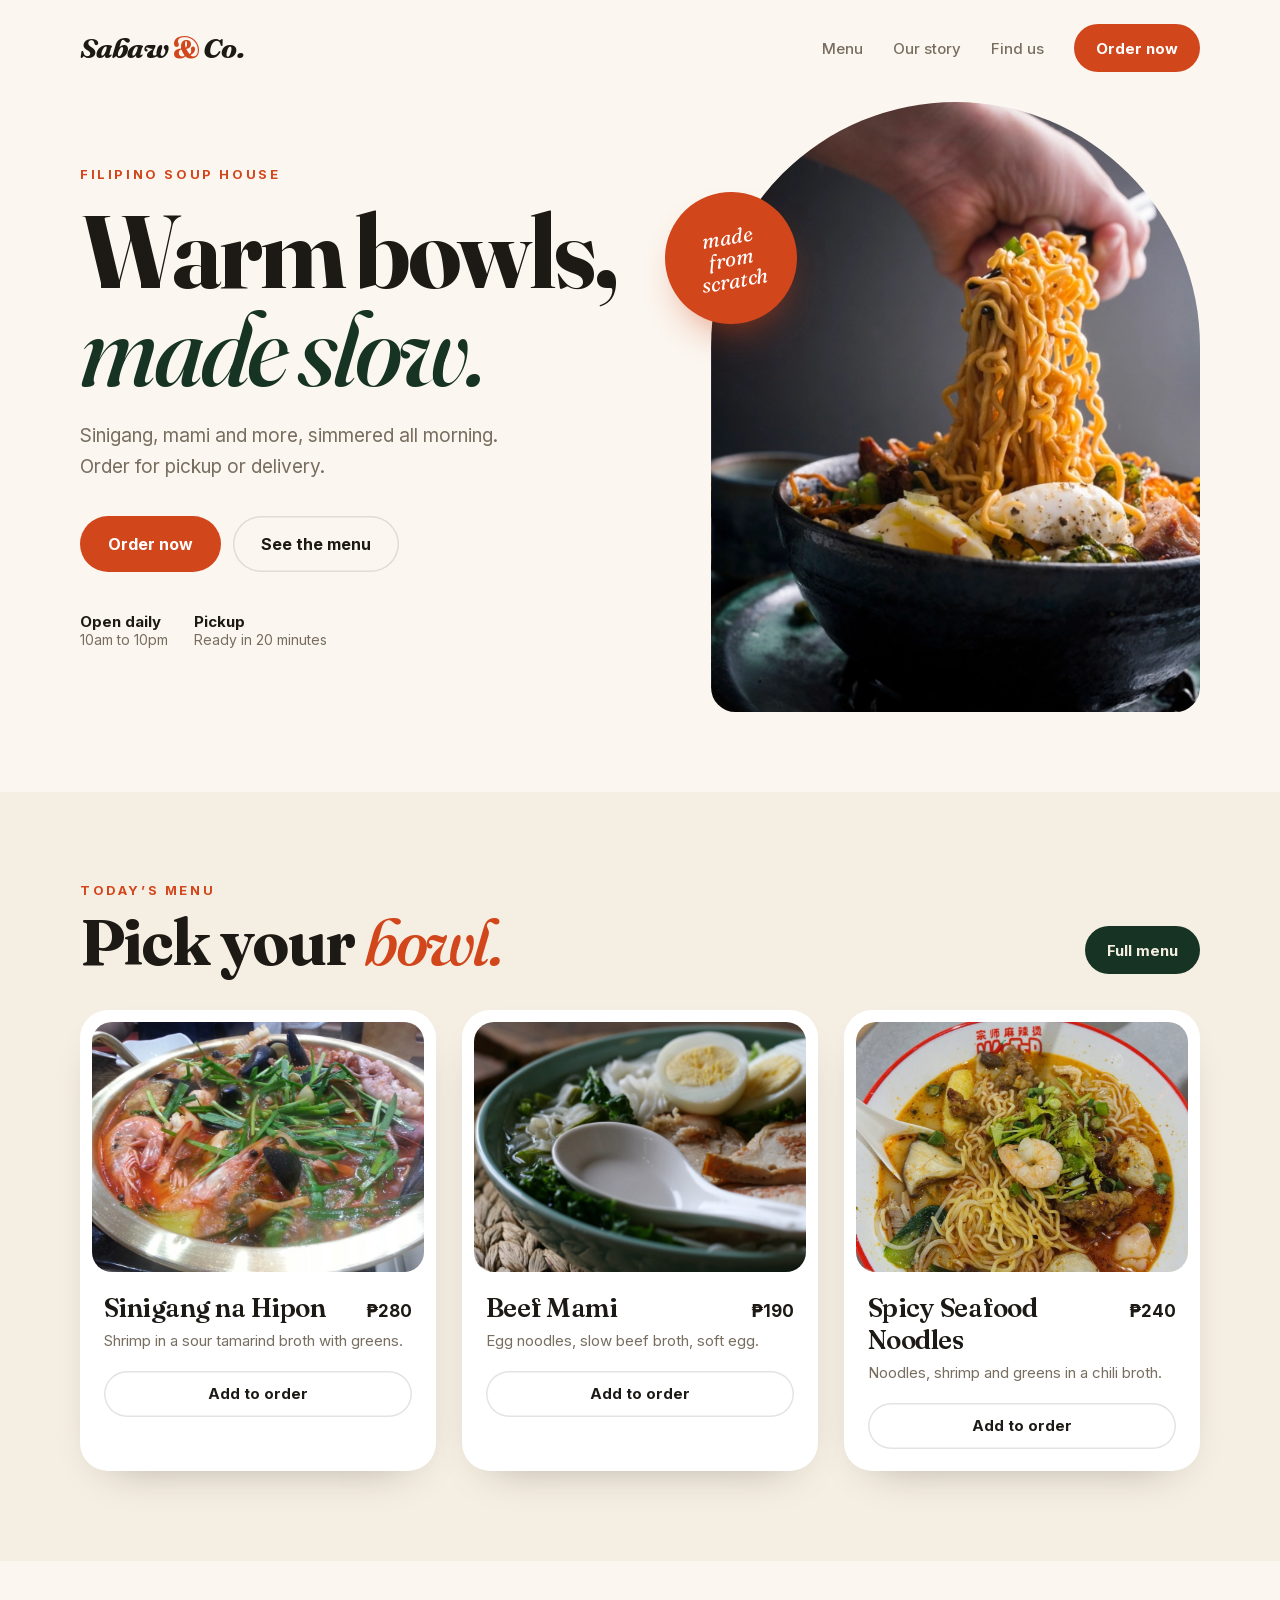
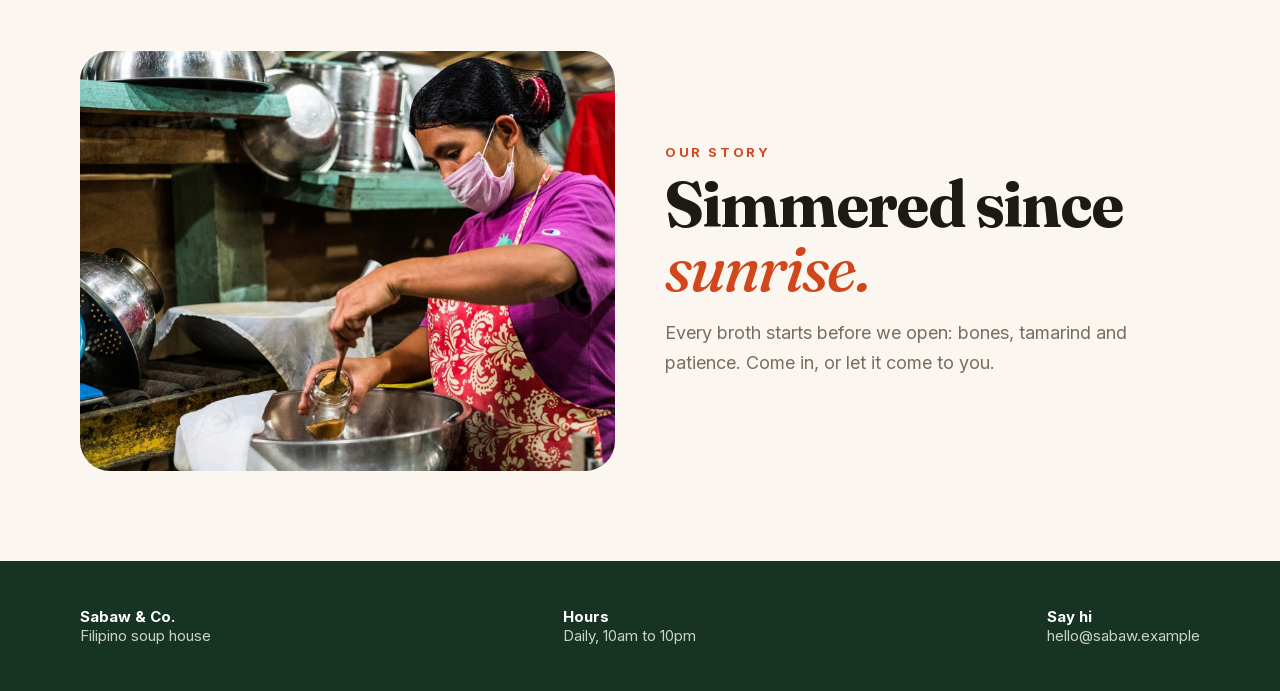
<file: before-after/sites/sabaw/index.html>
<!doctype html>
<html lang="en"><head>
<meta charset="utf-8"><meta name="viewport" content="width=device-width,initial-scale=1">
<title>Sabaw &amp; Co. · Filipino soup house</title>
<meta name="description" content="Sinigang, mami and more, simmered all morning. Order for pickup or delivery.">
<link rel="stylesheet" href="../fonts/fonts.css">
<style>
:root{--cream:#F5EEE2;--paper:#FBF7F0;--green:#173323;--tom:#D2461C;--ink:#1D1A15;--mut:#776E60;--line:rgba(29,26,21,.12)}
*{box-sizing:border-box;margin:0;padding:0}
body{font-family:Inter,system-ui,sans-serif;background:var(--paper);color:var(--ink);-webkit-font-smoothing:antialiased;overflow-x:hidden}
a{color:inherit;text-decoration:none}
.f{font-family:Fraunces,Georgia,serif;letter-spacing:-.03em}
.wrap{max-width:1200px;margin:0 auto;padding:0 40px}
nav{display:flex;align-items:center;gap:30px;height:96px}
.logo{font-size:28px;font-weight:700;font-style:italic}
.logo b{color:var(--tom);font-style:normal}
.links{display:flex;gap:30px;margin-left:auto;font-weight:500;font-size:15px;color:var(--mut)}
.btn{display:inline-flex;align-items:center;justify-content:center;gap:10px;height:56px;padding:0 28px;border-radius:999px;font-weight:700;font-size:16px;white-space:nowrap}
.btn.t{background:var(--tom);color:#fff}
.btn.g{background:var(--green);color:var(--cream)}
.btn.o{box-shadow:inset 0 0 0 1.5px var(--line)}
.btn.sm{height:48px;padding:0 22px;font-size:15px}
.hero{display:grid;grid-template-columns:1.08fr .92fr;gap:56px;align-items:center;padding:6px 0 80px}
.eyebrow{font-size:13px;font-weight:700;letter-spacing:.2em;text-transform:uppercase;color:var(--tom)}
h1{font-size:104px;line-height:.94;font-weight:700;margin:20px 0 24px}
h1 em{font-weight:500;color:var(--green)}
.lead{font-size:19px;line-height:1.6;color:var(--mut);max-width:450px}
.cta{display:flex;gap:12px;margin-top:34px}
.info{display:flex;gap:26px;margin-top:40px;font-size:14px;color:var(--mut)}
.info b{display:block;color:var(--ink);font-size:15px}
.photo{position:relative;height:610px;border-radius:300px 300px 30px 30px;background:url(../img/sb-hero.jpg) 50% 45%/cover}
.stamp{position:absolute;left:-46px;top:90px;width:132px;height:132px;border-radius:50%;background:var(--tom);color:#fff;display:grid;place-items:center;text-align:center;font-family:Fraunces,serif;font-style:italic;font-size:21px;line-height:1.05;transform:rotate(-10deg);box-shadow:0 20px 40px -18px rgba(210,70,28,.7)}
section{padding:90px 0}
.mh{display:flex;justify-content:space-between;align-items:flex-end;margin-bottom:36px}
h2{font-size:64px;line-height:1;font-weight:700}
h2 em{font-weight:500;color:var(--tom)}
.menu{display:grid;grid-template-columns:repeat(3,1fr);gap:26px}
.dish{background:#fff;border-radius:28px;padding:12px 12px 22px;box-shadow:0 18px 44px -30px rgba(29,26,21,.45)}
.dish .ph{height:250px;border-radius:20px;background:center/cover}
.dish .row{display:flex;justify-content:space-between;align-items:baseline;margin:20px 12px 6px}
.dish h3{font-family:Fraunces,serif;font-size:26px;font-weight:600;letter-spacing:-.02em}
.dish .pr{font-weight:700;font-size:17px}
.dish p{font-size:15px;line-height:1.5;color:var(--mut);margin:0 12px}
.dish .add{margin:18px 12px 0;height:46px;border-radius:999px;display:flex;align-items:center;justify-content:center;font-weight:700;font-size:15px;box-shadow:inset 0 0 0 1.5px var(--line);position:relative;overflow:hidden}
.dish .add .y{position:absolute;inset:0;display:flex;align-items:center;justify-content:center;background:var(--green);color:var(--cream);transform:translateY(100%)}
.story{display:grid;grid-template-columns:1fr 1fr;gap:50px;align-items:center}
.story .ph{height:420px;border-radius:30px;background:url(../img/sb-kitchen.jpg) center/cover}
.story p{font-size:18px;line-height:1.65;color:var(--mut);margin-top:18px}
.cart{position:fixed;right:28px;bottom:28px;z-index:9;display:flex;align-items:center;gap:16px;padding:10px 10px 10px 22px;border-radius:999px;background:var(--green);color:var(--cream);box-shadow:0 24px 50px -18px rgba(23,51,35,.7);transform:translateY(160%)}
.cart:not(.on){visibility:hidden}
.cart span{font-size:15px}.cart span b{font-size:16px}
.cart .go{height:48px;padding:0 22px;border-radius:999px;background:var(--tom);color:#fff;font-weight:800;display:flex;align-items:center;position:relative;overflow:hidden;white-space:nowrap}
.cart .go .y{position:absolute;inset:0;display:flex;align-items:center;justify-content:center;background:#fff;color:var(--green);transform:translateY(100%)}
footer{background:var(--green);color:#cbd3c5;padding:46px 0;font-size:15px}
footer .wrap{display:flex;justify-content:space-between}
footer b{color:#fff}
@media (max-width:980px){.links{display:none}.hero{grid-template-columns:1fr}.photo{height:480px}h1{font-size:84px}.menu{grid-template-columns:1fr 1fr}.story{grid-template-columns:1fr}}
@media (max-width:560px){
  .wrap{padding:0 18px}nav{height:74px}nav .btn{height:42px;padding:0 16px;font-size:14px}.logo{font-size:24px}
  .hero{gap:26px;padding-bottom:50px}h1{font-size:56px}.lead{font-size:16px}.cta{flex-direction:column}.cta .btn{width:100%}.info{display:none}
  .photo{height:360px;border-radius:200px 200px 24px 24px}.stamp{left:auto;right:12px;top:auto;bottom:-24px;width:104px;height:104px;font-size:17px}
  section{padding:56px 0}.mh{flex-direction:column;align-items:flex-start;gap:14px}h2{font-size:42px}.menu{grid-template-columns:1fr}.dish .ph{height:200px}
  .cart{left:14px;right:14px;bottom:14px}footer .wrap{flex-direction:column;gap:10px}
}
</style></head>
<body>
<div class="wrap">
  <nav><a class="logo f" href="#">Sabaw <b>&amp;</b> Co.</a><div class="links"><a href="#menu">Menu</a><a href="#story">Our story</a><a href="#story">Find us</a></div><a class="btn t sm" href="#menu">Order now</a></nav>
  <header class="hero">
    <div>
      <div class="eyebrow">Filipino soup house</div>
      <h1 class="f">Warm bowls, <em>made slow.</em></h1>
      <p class="lead">Sinigang, mami and more, simmered all morning. Order for pickup or delivery.</p>
      <div class="cta"><a class="btn t" href="#menu">Order now</a><a class="btn o" href="#menu">See the menu</a></div>
      <div class="info"><div><b>Open daily</b>10am to 10pm</div><div><b>Pickup</b>Ready in 20 minutes</div></div>
    </div>
    <div class="photo"><div class="stamp">made<br>from<br>scratch</div></div>
  </header>
</div>
<section id="menu" style="background:var(--cream)"><div class="wrap">
  <div class="mh"><div><div class="eyebrow">Today&#8217;s menu</div><h2 class="f" style="margin-top:12px">Pick your <em>bowl.</em></h2></div><a class="btn g sm" href="#menu">Full menu</a></div>
  <div class="menu">
    <div class="dish"><div class="ph" style="background-image:url(../img/sb-sinigang.jpg)"></div><div class="row"><h3>Sinigang na Hipon</h3><span class="pr">&#8369;280</span></div><p>Shrimp in a sour tamarind broth with greens.</p><div class="add" id="add0">Add to order<span class="y">Added &#10003;</span></div></div>
    <div class="dish"><div class="ph" style="background-image:url(../img/sb-mami.jpg)"></div><div class="row"><h3>Beef Mami</h3><span class="pr">&#8369;190</span></div><p>Egg noodles, slow beef broth, soft egg.</p><div class="add">Add to order<span class="y">Added &#10003;</span></div></div>
    <div class="dish"><div class="ph" style="background-image:url(../img/sb-noodle.jpg)"></div><div class="row"><h3>Spicy Seafood Noodles</h3><span class="pr">&#8369;240</span></div><p>Noodles, shrimp and greens in a chili broth.</p><div class="add">Add to order<span class="y">Added &#10003;</span></div></div>
  </div>
</div></section>
<section id="story"><div class="wrap story"><div class="ph"></div><div><div class="eyebrow">Our story</div><h2 class="f" style="margin-top:12px">Simmered since <em>sunrise.</em></h2><p>Every broth starts before we open: bones, tamarind and patience. Come in, or let it come to you.</p></div></div></section>
<footer><div class="wrap"><div><b>Sabaw &amp; Co.</b><br>Filipino soup house</div><div><b>Hours</b><br>Daily, 10am to 10pm</div><div><b>Say hi</b><br>hello@sabaw.example</div></div></footer>
<div class="cart" id="cart"><span id="cartTx"><b>1 item</b> &#183; &#8369;280</span><div class="go" id="goOrder">Order now<span class="y">Order placed &#10003;</span></div></div>
<script src="../sc.js"></script>
<script>
const $ = (id) => document.getElementById(id);
// showreel: added = 0..1, cart = 0..1 (bar slides in), done = 0..1 order placed
window.act = (s) => {
  if (s.live) return;
  $('add0').querySelector('.y').style.transform = `translateY(${(1 - (s.added || 0)) * 100}%)`;
  $('cart').classList.toggle('on', (s.cart || 0) > 0); $('cart').style.transform = `translateY(${(1 - (s.cart || 0)) * 160}%)`;
  $('goOrder').querySelector('.y').style.transform = `translateY(${(1 - (s.done || 0)) * 100}%)`;
  $('goOrder').style.transform = `scale(${1 - 0.05 * (s.press || 0)})`;
};
if (!VIDEO) {
  let n = 0, sum = 0;
  document.querySelectorAll('.dish').forEach((d) => d.querySelector('.add').addEventListener('click', () => {
    d.querySelector('.add .y').style.transform = 'translateY(0)'; n++; sum += +d.querySelector('.pr').textContent.replace(/\D/g, '');
    $('cartTx').innerHTML = `<b>${n} item${n > 1 ? 's' : ''}</b> &#183; &#8369;${sum}`; $('cart').classList.add('on'); $('cart').style.transform = 'translateY(0)';
  }));
  $('goOrder').addEventListener('click', () => ($('goOrder').querySelector('.y').style.transform = 'translateY(0)'));
}
</script>
</body></html>
</file>
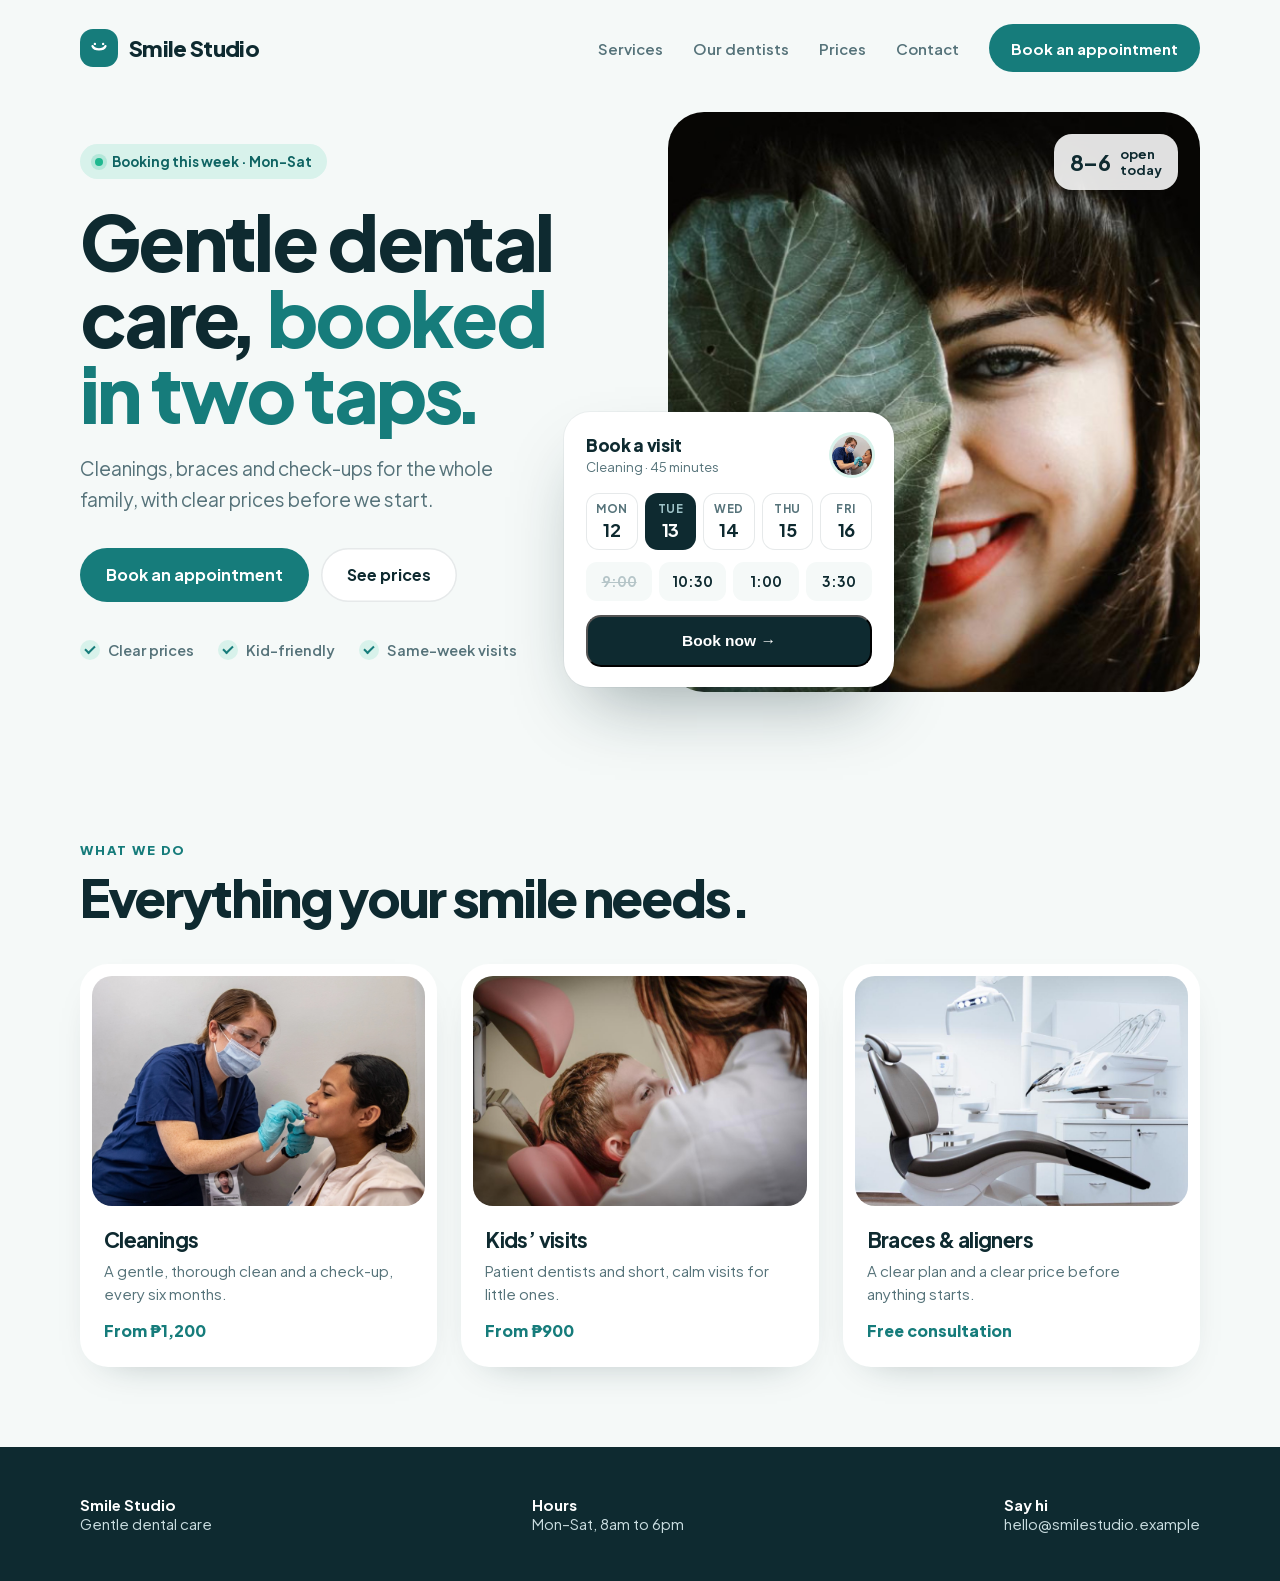
<file: before-after/sites/smile-studio/index.html>
<!doctype html>
<html lang="en"><head>
<meta charset="utf-8"><meta name="viewport" content="width=device-width,initial-scale=1">
<title>Smile Studio · Gentle dental care</title>
<meta name="description" content="Gentle dental care for the whole family. Clear prices, booked online in two taps.">
<link rel="stylesheet" href="../fonts/fonts.css">
<style>
:root{--ink:#0E2A30;--teal:#167C7B;--teal2:#0F6463;--mint:#D8F2EB;--bg:#F5F9F8;--line:rgba(14,42,48,.1);--mut:#56737A;--ok:#1FB88F}
*{box-sizing:border-box;margin:0;padding:0}
body{font-family:'Plus Jakarta Sans',system-ui,sans-serif;background:var(--bg);color:var(--ink);-webkit-font-smoothing:antialiased;overflow-x:hidden}
a{color:inherit;text-decoration:none}
.wrap{max-width:1200px;margin:0 auto;padding:0 40px}
nav{display:flex;align-items:center;gap:30px;height:96px}
.logo{display:flex;align-items:center;gap:11px;font-weight:800;font-size:22px;letter-spacing:-.03em}
.logo i{width:38px;height:38px;border-radius:13px;background:var(--teal);display:grid;place-items:center}
.logo svg{width:22px;height:22px}
.links{display:flex;gap:30px;margin-left:auto;font-weight:600;font-size:15px;color:var(--mut)}
.btn{display:inline-flex;align-items:center;justify-content:center;gap:10px;height:54px;padding:0 26px;border-radius:999px;font-weight:700;font-size:16px;white-space:nowrap}
.btn.p{background:var(--teal);color:#fff}
.btn.s{background:#fff;box-shadow:inset 0 0 0 1.5px var(--line)}
.btn.sm{height:48px;padding:0 22px;font-size:15px}
.hero{display:grid;grid-template-columns:1fr 1fr;gap:56px;align-items:center;padding:16px 0 70px}
.pill{display:inline-flex;align-items:center;gap:9px;padding:9px 15px;border-radius:999px;background:var(--mint);color:var(--teal2);font-weight:700;font-size:13.5px}
.pill b{width:8px;height:8px;border-radius:50%;background:var(--ok);box-shadow:0 0 0 4px rgba(31,184,143,.2)}
h1{font-size:76px;line-height:1;letter-spacing:-.035em;font-weight:800;margin:24px 0 22px}
h1 em{font-style:normal;color:var(--teal)}
.pu{margin-left:-.12em}
.lead{font-size:19px;line-height:1.6;color:var(--mut);max-width:470px}
.cta{display:flex;gap:12px;margin-top:34px}
.feats{display:flex;gap:24px;margin-top:38px;font-size:14.5px;font-weight:600;color:var(--mut)}
.feats span{display:flex;align-items:center;gap:8px}
.feats i{width:20px;height:20px;border-radius:50%;background:var(--mint);display:grid;place-items:center}
.feats i::after{content:'';width:8px;height:4px;border-left:2px solid var(--teal);border-bottom:2px solid var(--teal);transform:rotate(-45deg) translate(1px,-1px)}
.photo{position:relative;height:580px;border-radius:36px;background:url(../img/sm-hero.jpg) 46% 40%/cover}
.book{position:absolute;left:-104px;top:300px;width:330px;background:#fff;border-radius:26px;padding:22px 22px 20px;box-shadow:0 34px 70px -26px rgba(14,42,48,.42),0 0 0 1px rgba(14,42,48,.04)}
.bh{display:flex;justify-content:space-between;align-items:center}
.book h3{font-size:17px;font-weight:800;letter-spacing:-.02em}
.book .sub{font-size:13px;color:var(--mut);margin-top:3px}
.av{width:40px;height:40px;border-radius:50%;background:url(../img/sm-clean.jpg) 40% 30%/cover;box-shadow:0 0 0 3px var(--mint)}
.days{display:flex;gap:7px;margin:18px 0 12px}
.days span{flex:1;padding:8px 0 9px;border-radius:13px;text-align:center;font-size:11.5px;font-weight:700;color:var(--mut);box-shadow:inset 0 0 0 1px var(--line);text-transform:uppercase;letter-spacing:.04em}
.days span b{display:block;font-size:18px;color:var(--ink);letter-spacing:-.02em;margin-top:2px}
.days span.on{background:var(--ink);color:#9FC3C8;box-shadow:none}.days span.on b{color:#fff}
.slots{display:grid;grid-template-columns:repeat(4,1fr);gap:7px}
.slots span{padding:11px 0;border-radius:11px;text-align:center;font-size:13.5px;font-weight:700;background:var(--bg)}
.slots span.on{background:var(--teal);color:#fff}
.slots span.x{color:#B5C5C8;text-decoration:line-through}
.go{margin-top:14px;width:100%;height:52px;border-radius:15px;background:var(--ink);color:#fff;font-weight:800;font-size:15.5px;display:flex;align-items:center;justify-content:center;gap:9px;overflow:hidden;position:relative}
.go .a,.go .b{display:flex;align-items:center;gap:9px}
.go .b{position:absolute;inset:0;justify-content:center;background:var(--ok);transform:translateY(100%)}
.go .b i{width:20px;height:20px;border-radius:50%;background:#fff;display:grid;place-items:center}
.go .b i::after{content:'';width:8px;height:4px;border-left:2.5px solid var(--ok);border-bottom:2.5px solid var(--ok);transform:rotate(-45deg) translate(1px,-1px)}
.badge{position:absolute;right:22px;top:22px;padding:12px 16px;border-radius:18px;background:rgba(255,255,255,.88);backdrop-filter:blur(10px);font-size:13px;font-weight:700;display:flex;align-items:center;gap:10px}
.badge b{font-size:22px;letter-spacing:-.03em}
section{padding:80px 0}
.eyebrow{font-size:13px;font-weight:800;letter-spacing:.14em;text-transform:uppercase;color:var(--teal)}
h2{font-size:52px;letter-spacing:-.045em;line-height:1.04;font-weight:800;margin-top:12px}
.svc{display:grid;grid-template-columns:repeat(3,1fr);gap:24px;margin-top:40px}
.card{background:#fff;border-radius:28px;padding:12px 12px 26px;box-shadow:0 16px 40px -28px rgba(14,42,48,.4)}
.card .ph{height:230px;border-radius:20px;background:center/cover}
.card h3{font-size:21px;letter-spacing:-.03em;margin:20px 12px 6px}
.card p{font-size:15px;line-height:1.55;color:var(--mut);margin:0 12px}
.card .pr{margin:14px 12px 0;font-weight:800;color:var(--teal)}
footer{background:var(--ink);color:#C9DCDF;padding:48px 0;font-size:15px}
footer .wrap{display:flex;justify-content:space-between}
footer b{color:#fff}
@media (max-width:980px){
  .links{display:none}.hero{grid-template-columns:1fr;gap:30px}h1{font-size:60px}.svc{grid-template-columns:1fr 1fr}
  .photo{height:460px}.book{left:-24px;top:40px}
}
@media (max-width:560px){
  .wrap{padding:0 18px}nav{height:74px}nav .btn{display:none}.logo{font-size:20px}
  .hero{padding:4px 0 40px;gap:22px}h1{font-size:44px;margin:16px 0 14px}.lead{font-size:16px}
  .cta{flex-direction:column;margin-top:22px}.cta .btn{width:100%}.feats{display:none}
  .photo{height:300px;border-radius:26px}.badge{display:none}
  .photo{margin-bottom:190px}.book{left:14px;right:14px;top:auto;bottom:-200px;width:auto}
  section{padding:50px 0}h2{font-size:36px}.svc{grid-template-columns:1fr;gap:16px}.card .ph{height:190px}
  footer .wrap{flex-direction:column;gap:12px}
}
</style></head>
<body>
<div class="wrap">
  <nav>
    <a class="logo" href="#"><i><svg viewBox="0 0 24 24" fill="none" stroke="#fff" stroke-width="2.6" stroke-linecap="round"><path d="M5 10c2.2 4.6 11.8 4.6 14 0"/><path d="M7.5 7.5v.01M16.5 7.5v.01"/></svg></i>Smile Studio</a>
    <div class="links"><a href="#services">Services</a><a href="#services">Our dentists</a><a href="#services">Prices</a><a href="#contact">Contact</a></div>
    <a class="btn p sm" href="#book">Book an appointment</a>
  </nav>
  <header class="hero">
    <div>
      <span class="pill"><b></b>Booking this week &#183; Mon&#8211;Sat</span>
      <h1>Gentle dental care<span class="pu">,</span> <em>booked in two taps<span class="pu">.</span></em></h1>
      <p class="lead">Cleanings, braces and check-ups for the whole family, with clear prices before we start.</p>
      <div class="cta"><a class="btn p" href="#book" id="heroBook">Book an appointment</a><a class="btn s" href="#services">See prices</a></div>
      <div class="feats"><span><i></i>Clear prices</span><span><i></i>Kid-friendly</span><span><i></i>Same-week visits</span></div>
    </div>
    <div class="photo">
      <div class="badge"><b>8&#8211;6</b>open<br>today</div>
      <div class="book" id="book">
        <div class="bh"><div><h3>Book a visit</h3><div class="sub">Cleaning &#183; 45 minutes</div></div><span class="av"></span></div>
        <div class="days" id="days"><span>Mon<b>12</b></span><span class="on">Tue<b>13</b></span><span>Wed<b>14</b></span><span>Thu<b>15</b></span><span>Fri<b>16</b></span></div>
        <div class="slots" id="slots"><span class="x">9:00</span><span>10:30</span><span>1:00</span><span>3:30</span></div>
        <button class="go" id="go"><span class="a">Book now &#8594;</span><span class="b"><i></i>Booked &#183; Tue 10:30</span></button>
      </div>
    </div>
  </header>
</div>
<section id="services"><div class="wrap">
  <div class="eyebrow">What we do</div><h2>Everything your smile needs.</h2>
  <div class="svc">
    <div class="card"><div class="ph" style="background-image:url(../img/sm-clean.jpg)"></div><h3>Cleanings</h3><p>A gentle, thorough clean and a check-up, every six months.</p><div class="pr">From &#8369;1,200</div></div>
    <div class="card"><div class="ph" style="background-image:url(../img/sm-kids.jpg)"></div><h3>Kids&#8217; visits</h3><p>Patient dentists and short, calm visits for little ones.</p><div class="pr">From &#8369;900</div></div>
    <div class="card"><div class="ph" style="background-image:url(../img/sm-room.jpg)"></div><h3>Braces &amp; aligners</h3><p>A clear plan and a clear price before anything starts.</p><div class="pr">Free consultation</div></div>
  </div>
</div></section>
<footer id="contact"><div class="wrap"><div><b>Smile Studio</b><br>Gentle dental care</div><div><b>Hours</b><br>Mon&#8211;Sat, 8am to 6pm</div><div><b>Say hi</b><br>hello@smilestudio.example</div></div></footer>
<script src="../sc.js"></script>
<script>
const $ = (id) => document.getElementById(id);
let picked = -1, booked = false;
function paint(slot, done, press) {
  [...$('slots').children].forEach((e, i) => e.classList.toggle('on', i === slot));
  $('go').querySelector('.b').style.transform = `translateY(${(1 - done) * 100}%)`;
  $('go').style.transform = `scale(${1 - 0.04 * (press || 0)})`;
}
// showreel: slot = picked slot index, done = 0..1 booked
window.act = (s) => { if (s.live) return; paint(s.slot ?? -1, s.done || 0, s.press); };
if (!VIDEO) {
  [...$('slots').children].forEach((e, i) => e.addEventListener('click', () => { if (e.classList.contains('x')) return; picked = i; paint(picked, booked ? 1 : 0); }));
  $('go').addEventListener('click', () => { if (picked < 0) picked = 1; booked = true; paint(picked, 1); });
}
</script>
</body></html>
</file>
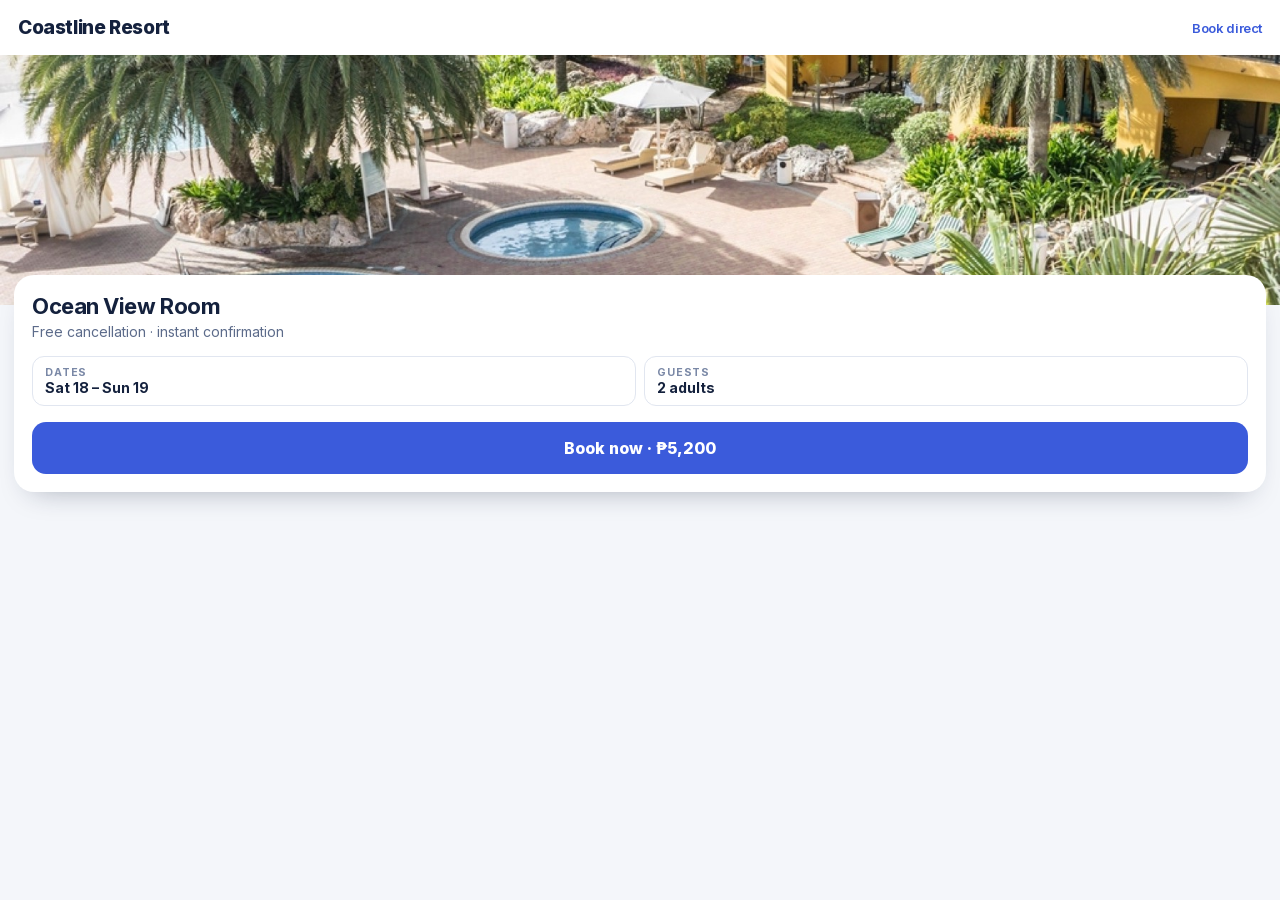
<file: lost-customer/sites/coastline/index.html>
<!doctype html>
<html lang="en"><head><meta charset="utf-8"><meta name="viewport" content="width=device-width,initial-scale=1">
<title>Coastline Resort · Book direct</title>
<link rel="stylesheet" href="../fonts/fonts.css">
<style>
*{box-sizing:border-box;margin:0;padding:0}
body{font-family:Inter,system-ui,sans-serif;background:#F4F6FA;color:#14213D;-webkit-font-smoothing:antialiased;overflow:hidden}
.top{display:flex;justify-content:space-between;align-items:center;padding:16px 18px;background:#fff;font-weight:800;font-size:19px;letter-spacing:-.02em}
.top span{font-size:13px;font-weight:600;color:#3b5bdb}
.ph{height:250px;background:url(../img/cl-hero.jpg) center/cover}
.card{background:#fff;margin:-30px 14px 0;border-radius:20px;padding:18px;position:relative;box-shadow:0 14px 30px -18px rgba(20,33,61,.4)}
.card h1{font-size:22px;letter-spacing:-.02em}
.card p{color:#5c6b8a;font-size:14px;margin-top:4px}
.fl{display:flex;gap:8px;margin:16px 0}
.fl div{flex:1;border:1px solid #E1E6F0;border-radius:12px;padding:9px 12px;font-size:14px;font-weight:700}
.fl small{display:block;font-size:10.5px;color:#7a88a6;font-weight:700;letter-spacing:.08em;text-transform:uppercase}
.go{height:52px;border-radius:14px;background:#3b5bdb;color:#fff;font-weight:800;font-size:16px;display:flex;align-items:center;justify-content:center}
.ok{position:absolute;inset:0;background:#fff;border-radius:20px;display:flex;flex-direction:column;align-items:center;justify-content:center;opacity:0}
.ok i{width:62px;height:62px;border-radius:50%;background:#2f9e44;display:grid;place-items:center;margin-bottom:10px}
.ok b{font-size:22px}.ok span{color:#5c6b8a;font-size:14px;margin-top:4px}
</style></head>
<body>
<div class="top">Coastline Resort<span>Book direct</span></div>
<div class="ph"></div>
<div class="card"><h1>Ocean View Room</h1><p>Free cancellation &#183; instant confirmation</p>
  <div class="fl"><div><small>Dates</small>Sat 18 &#8211; Sun 19</div><div><small>Guests</small>2 adults</div></div>
  <div class="go" id="cbook">Book now &#183; &#8369;5,200</div>
  <div class="ok" id="ok"><i><svg width="30" height="30" viewBox="0 0 24 24" fill="none" stroke="#fff" stroke-width="3" stroke-linecap="round" stroke-linejoin="round"><path d="M5 12.5l4.5 4.5L19 7"/></svg></i><b>Booked!</b><span>Coastline Resort &#183; Sat 18 &#8211; Sun 19</span></div></div>
<script src="../sc.js"></script>
<script>
window.act = (s) => { if (s.live) return; document.getElementById('ok').style.opacity = s.done || 0; document.getElementById('cbook').style.transform = `scale(${1 - 0.04 * (s.press || 0)})`; };
if (VIDEO) SC.set({});
</script>
</body></html>
</file>
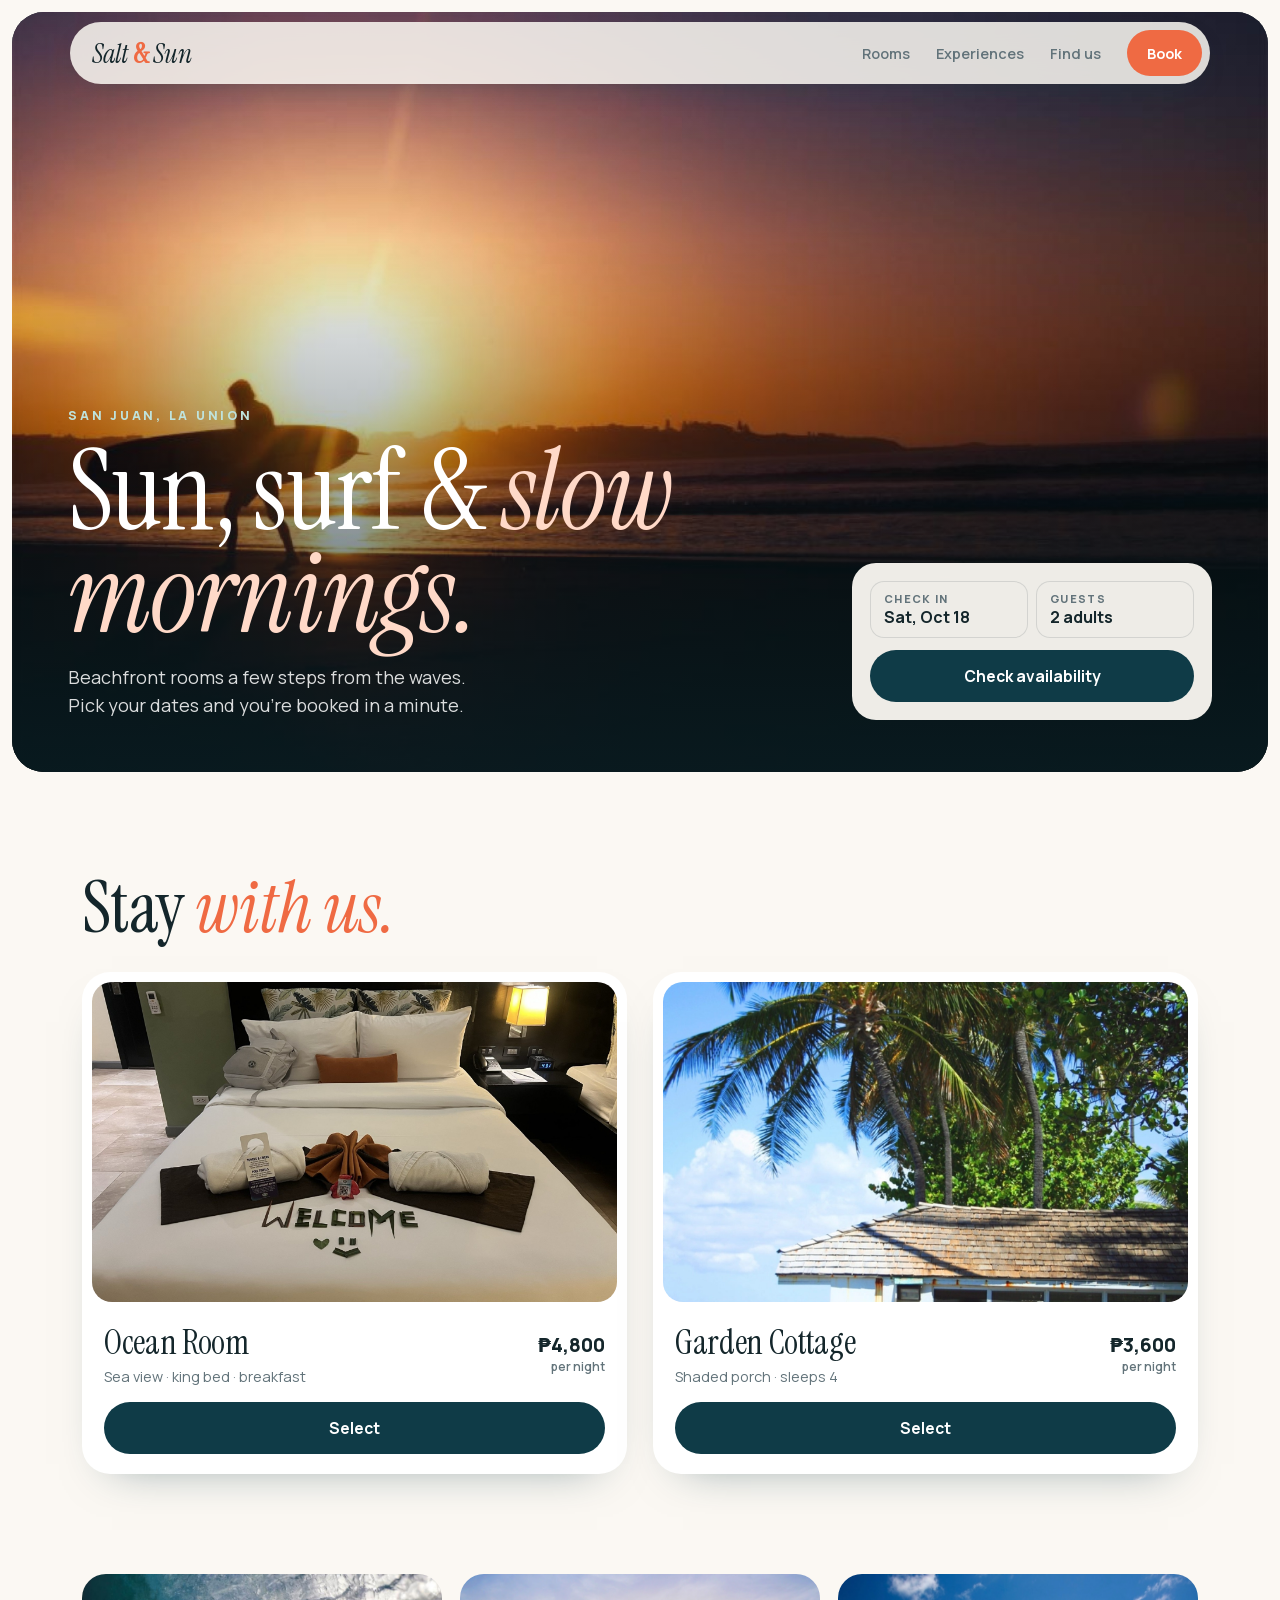
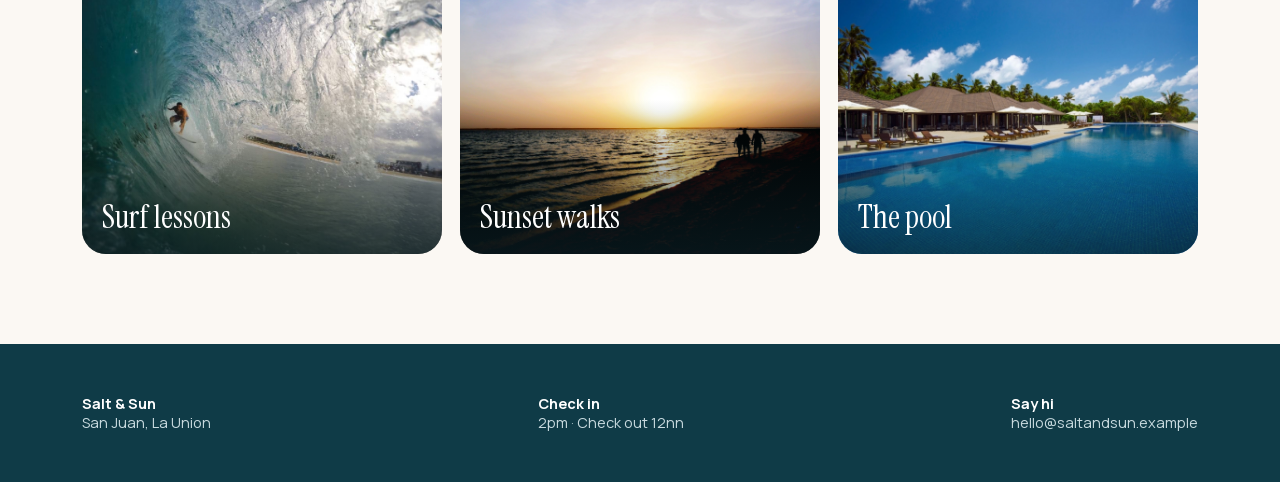
<file: lost-customer/sites/salt-and-sun/index.html>
<!doctype html>
<html lang="en"><head>
<meta charset="utf-8"><meta name="viewport" content="width=device-width,initial-scale=1">
<title>Salt &amp; Sun · Beach resort in San Juan, La Union</title>
<meta name="description" content="Sun, surf and slow mornings. Beachfront rooms in San Juan, La Union, booked in a minute.">
<link rel="stylesheet" href="../fonts/fonts.css">
<style>
:root{--sea:#0F3B47;--sea2:#185563;--sand:#F5EEE4;--paper:#FBF8F3;--coral:#EF6A43;--glass:#BFE3DC;--ink:#14262B;--mut:#62737A;--line:rgba(20,38,43,.12)}
*{box-sizing:border-box;margin:0;padding:0}
body{font-family:Manrope,system-ui,sans-serif;background:var(--paper);color:var(--ink);-webkit-font-smoothing:antialiased;overflow-x:hidden}
a{color:inherit;text-decoration:none}
.s{font-family:'Instrument Serif',Georgia,serif;font-weight:400;letter-spacing:-.01em}
.wrap{max-width:1180px;margin:0 auto;padding:0 32px}
.nav{position:fixed;left:50%;top:22px;transform:translateX(-50%);width:min(1140px,calc(100% - 48px));z-index:10;display:flex;align-items:center;gap:26px;height:62px;padding:0 8px 0 22px;border-radius:999px;background:rgba(251,248,243,.86);backdrop-filter:blur(16px);-webkit-backdrop-filter:blur(16px);box-shadow:0 10px 30px -16px rgba(15,59,71,.45)}
.brand{font-size:27px;font-style:italic}
.brand b{font-style:normal;color:var(--coral)}
.links{display:flex;gap:26px;margin-left:auto;font-weight:600;font-size:14.5px;color:var(--mut)}
.btn{display:inline-flex;align-items:center;justify-content:center;gap:8px;height:52px;padding:0 24px;border-radius:999px;font-weight:700;font-size:15.5px;white-space:nowrap}
.btn.c{background:var(--coral);color:#fff}
.btn.d{background:var(--sea);color:#fff}
.btn.sm{height:46px;padding:0 20px;font-size:14.5px}
.hero{position:relative;height:760px;margin:12px;border-radius:32px;overflow:hidden;background:#1b2a30}
.hero .ph{position:absolute;inset:0;background:url(../img/ss-hero.jpg) 50% 55%/cover;transform-origin:50% 60%}
.hero::after{content:'';position:absolute;inset:0;background:linear-gradient(0deg,rgba(10,30,36,.85) 0%,rgba(10,30,36,.3) 45%,rgba(10,30,36,.05) 70%)}
.hc{position:absolute;left:56px;right:56px;bottom:52px;z-index:2;color:#fff;display:flex;justify-content:space-between;align-items:flex-end;gap:40px}
.ey{font-size:12.5px;font-weight:800;letter-spacing:.22em;text-transform:uppercase;color:var(--glass)}
.h1{font-size:112px;line-height:.92;margin:16px 0 18px}
.h1 em{color:#FFD9C8}
.lead{font-size:18px;line-height:1.55;color:rgba(255,255,255,.85);max-width:420px}
.quick{background:rgba(251,248,243,.95);color:var(--ink);border-radius:24px;padding:18px;width:360px;flex:none}
.quick .row{display:flex;gap:8px;margin-bottom:12px}
.quick .f{flex:1;border-radius:14px;padding:10px 14px;box-shadow:inset 0 0 0 1px var(--line)}
.quick .f small{display:block;font-size:11px;font-weight:800;letter-spacing:.12em;color:var(--mut);text-transform:uppercase}
.quick .f b{font-size:16px}
.quick .btn{width:100%}
section{padding:90px 0}
.sh{display:flex;justify-content:space-between;align-items:flex-end;margin-bottom:30px}
.h2{font-size:72px;line-height:.95}
.h2 em{color:var(--coral)}
.rooms{display:grid;grid-template-columns:1fr 1fr;gap:26px}
.room{background:#fff;border-radius:28px;padding:10px;box-shadow:0 20px 44px -30px rgba(15,59,71,.5)}
.room .img{height:320px;border-radius:20px;background:center/cover}
.room .rb{display:flex;justify-content:space-between;align-items:center;padding:18px 12px 8px}
.room h3{font-size:34px}
.room p{font-size:14.5px;color:var(--mut);margin-top:2px}
.room .pr{font-weight:800;font-size:19px;text-align:right}
.room .pr small{display:block;font-weight:600;font-size:12px;color:var(--mut)}
.room .sel{margin:8px 12px 10px;width:calc(100% - 24px)}
.exp{display:grid;grid-template-columns:repeat(3,1fr);gap:18px}
.exp div{height:280px;border-radius:24px;background:center/cover;position:relative;overflow:hidden}
.exp div::after{content:'';position:absolute;inset:0;background:linear-gradient(0deg,rgba(10,30,36,.7),transparent 55%)}
.exp span{position:absolute;left:20px;bottom:16px;z-index:2;color:#fff;font-family:'Instrument Serif',serif;font-size:32px}
footer{background:var(--sea);color:#C8DADF;padding:50px 0;font-size:14.5px}
footer .wrap{display:flex;justify-content:space-between}
footer b{color:#fff}
/* booking sheet */
.veil{position:fixed;inset:0;background:rgba(10,30,36,.5);z-index:20;opacity:0;pointer-events:none}
.sheet{position:fixed;left:50%;bottom:0;width:min(560px,100%);transform:translate(-50%,105%);z-index:21;background:var(--paper);border-radius:28px 28px 0 0;padding:14px 22px 28px;box-shadow:0 -20px 50px -20px rgba(0,0,0,.4)}
.sheet:not(.open){visibility:hidden}
.grab{width:44px;height:5px;border-radius:3px;background:#d8d2c8;margin:0 auto 14px}
.sheet .t{display:flex;gap:14px;align-items:center}
.sheet .t i{width:64px;height:64px;border-radius:16px;background:url(../img/ss-room.jpg) center/cover;flex:none}
.sheet h4{font-family:'Instrument Serif',serif;font-weight:400;font-size:30px;line-height:1}
.sheet .t p{font-size:13.5px;color:var(--mut);margin-top:4px}
.cal{display:grid;grid-template-columns:repeat(5,1fr);gap:8px;margin:20px 0 14px}
.cal span{border-radius:16px;padding:10px 0;text-align:center;font-size:12px;font-weight:700;color:var(--mut);box-shadow:inset 0 0 0 1px var(--line);text-transform:uppercase;letter-spacing:.06em}
.cal span b{display:block;font-size:21px;color:var(--ink);letter-spacing:-.02em;margin-top:3px}
.cal span.on{background:var(--sea);color:#9cc3cb;box-shadow:none}.cal span.on b{color:#fff}
.tot{display:flex;justify-content:space-between;align-items:center;padding:12px 2px 16px;border-top:1px solid var(--line);font-size:14.5px;color:var(--mut)}
.tot b{color:var(--ink);font-size:20px}
.book{width:100%;height:58px;border-radius:18px;background:var(--coral);color:#fff;font-weight:800;font-size:17px;display:flex;align-items:center;justify-content:center;border:0}
.done{position:absolute;inset:0;background:var(--paper);border-radius:28px 28px 0 0;display:flex;flex-direction:column;align-items:center;justify-content:center;text-align:center;padding:24px;opacity:0;pointer-events:none}
.done .ck{width:76px;height:76px;border-radius:50%;background:#2E9E6B;display:grid;place-items:center;margin-bottom:16px;box-shadow:0 14px 30px -12px rgba(46,158,107,.7)}
.done h5{font-family:'Instrument Serif',serif;font-weight:400;font-size:40px;line-height:1}
.done p{color:var(--mut);margin-top:8px;font-size:15px}
@media (max-width:980px){.links{display:none}.h1{font-size:80px}.hc{flex-direction:column;align-items:flex-start}.quick{width:100%;max-width:420px}.rooms{grid-template-columns:1fr}}
@media (max-width:560px){
  .wrap{padding:0 16px}.nav{top:12px;height:56px;padding:0 6px 0 18px;width:calc(100% - 24px)}.brand{font-size:24px}
  .hero{height:610px;margin:8px;border-radius:26px}.hc{left:20px;right:20px;bottom:20px;gap:18px}
  .h1{font-size:56px;margin:10px 0 10px}.lead{font-size:15.5px}.quick{padding:14px;border-radius:20px}.quick .row{margin-bottom:10px}
  section{padding:50px 0}.h2{font-size:46px}.sh{margin-bottom:20px}.room .img{height:210px}.room h3{font-size:28px}
  .exp{grid-template-columns:1fr 1fr}.exp div{height:180px}.exp div:nth-child(3){display:none}.exp span{font-size:24px}
  footer .wrap{flex-direction:column;gap:12px}
}
</style></head>
<body>
<nav class="nav"><a class="brand s" href="#">Salt <b>&amp;</b> Sun</a><div class="links"><a href="#rooms">Rooms</a><a href="#stay">Experiences</a><a href="#stay">Find us</a></div><a class="btn c sm" href="#rooms">Book</a></nav>
<header class="hero"><div class="ph" id="hph"></div>
  <div class="hc"><div><div class="ey">San Juan, La Union</div><h1 class="h1 s">Sun, surf &amp; <em>slow mornings.</em></h1><p class="lead">Beachfront rooms a few steps from the waves. Pick your dates and you&#8217;re booked in a minute.</p></div>
    <div class="quick"><div class="row"><div class="f"><small>Check in</small><b>Sat, Oct 18</b></div><div class="f"><small>Guests</small><b>2 adults</b></div></div><a class="btn d" href="#rooms">Check availability</a></div></div>
</header>
<section id="rooms"><div class="wrap">
  <div class="sh"><h2 class="h2 s">Stay <em>with us.</em></h2></div>
  <div class="rooms">
    <div class="room" id="room0"><div class="img" style="background-image:url(../img/ss-room.jpg)"></div><div class="rb"><div><h3 class="s">Ocean Room</h3><p>Sea view &#183; king bed &#183; breakfast</p></div><div class="pr">&#8369;4,800<small>per night</small></div></div><a class="btn d sel" id="sel0" href="#">Select</a></div>
    <div class="room"><div class="img" style="background-image:url(../img/ss-cottage.jpg)"></div><div class="rb"><div><h3 class="s">Garden Cottage</h3><p>Shaded porch &#183; sleeps 4</p></div><div class="pr">&#8369;3,600<small>per night</small></div></div><a class="btn d sel" href="#">Select</a></div>
  </div>
</div></section>
<section id="stay" style="padding-top:10px"><div class="wrap"><div class="exp">
  <div style="background-image:url(../img/ss-surf.jpg)"><span>Surf lessons</span></div><div style="background-image:url(../img/ss-sunset.jpg)"><span>Sunset walks</span></div><div style="background-image:url(../img/ss-pool.jpg)"><span>The pool</span></div>
</div></div></section>
<footer><div class="wrap"><div><b>Salt &amp; Sun</b><br>San Juan, La Union</div><div><b>Check in</b><br>2pm &#183; Check out 12nn</div><div><b>Say hi</b><br>hello@saltandsun.example</div></div></footer>
<div class="veil" id="veil"></div>
<div class="sheet" id="sheet"><div class="grab"></div>
  <div class="t"><i></i><div><h4>Ocean Room</h4><p>Sea view &#183; king bed &#183; 2 adults</p></div></div>
  <div class="cal" id="cal"><span>Thu<b>16</b></span><span>Fri<b>17</b></span><span id="d18">Sat<b>18</b></span><span id="d19">Sun<b>19</b></span><span>Mon<b>20</b></span></div>
  <div class="tot"><span id="nights">Pick your dates</span><b id="sum">&#8212;</b></div>
  <button class="book" id="bookNow">Book now</button>
  <div class="done" id="done"><div class="ck"><svg width="36" height="36" viewBox="0 0 24 24" fill="none" stroke="#fff" stroke-width="3" stroke-linecap="round" stroke-linejoin="round"><path d="M5 12.5l4.5 4.5L19 7"/></svg></div><h5>Booked! See you Saturday.</h5><p>Ocean Room &#183; Sat 18 &#8211; Sun 19 &#183; 2 adults</p></div>
</div>
<script src="../sc.js"></script>
<script>
const $ = (id) => document.getElementById(id);
function paint(sheet, sel, done, press) {
  $('veil').style.opacity = sheet * 0.9; $('veil').style.pointerEvents = sheet > 0.5 ? 'auto' : 'none';
  $('sheet').style.transform = `translate(-50%,${(1 - sheet) * 105}%)`;
  $('sheet').classList.toggle('open', sheet > 0);
  $('d18').className = sel >= 1 ? 'on' : ''; $('d19').className = sel >= 2 ? 'on' : '';
  $('nights').textContent = sel >= 2 ? 'Sat 18 – Sun 19 · 1 night' : sel === 1 ? 'Sat 18 – …' : 'Pick your dates';
  $('sum').innerHTML = sel >= 2 ? '&#8369;4,800' : '&#8212;';
  $('done').style.opacity = done; $('done').style.transform = `scale(${0.96 + 0.04 * done})`;
  $('bookNow').style.transform = `scale(${1 - 0.04 * (press || 0)})`;
}
// showreel: scroll, sheet 0..1, sel = dates picked (0-2), done 0..1, press, hero = 0..1 photo settle
window.act = (s) => {
  if (s.live) return;
  paint(s.sheet || 0, s.sel || 0, s.done || 0, s.press);
  $('hph').style.transform = `scale(${1 + 0.12 * (1 - (s.hero ?? 1))})`;
  $('sel0').style.transform = `scale(${1 - 0.05 * (s.selPress || 0)})`;
};
if (!VIDEO) {
  let sel = 0;
  document.querySelectorAll('.sel').forEach((b) => b.addEventListener('click', (e) => { e.preventDefault(); sel = 0; paint(1, 0, 0); }));
  $('veil').addEventListener('click', () => paint(0, sel, 0));
  [$('d18'), $('d19')].forEach((d, i) => d.addEventListener('click', () => { sel = Math.max(sel, i + 1); paint(1, sel, 0); }));
  $('bookNow').addEventListener('click', () => { if (sel < 2) sel = 2; paint(1, sel, 1); });
} else SC.set({});
</script>
</body></html>
</file>
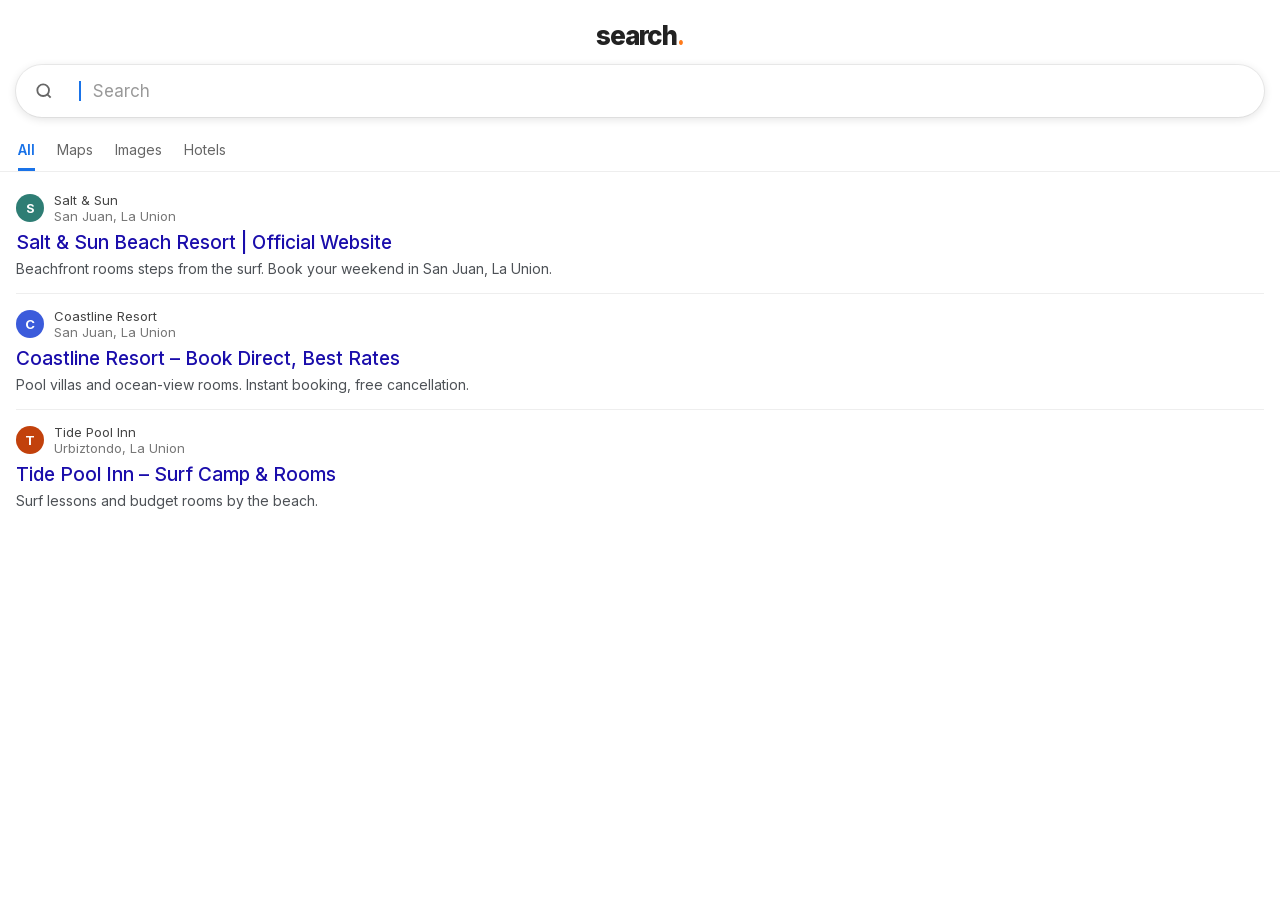
<file: lost-customer/sites/search.html>
<!doctype html>
<html lang="en"><head><meta charset="utf-8"><meta name="viewport" content="width=device-width,initial-scale=1">
<title>Search</title>
<link rel="stylesheet" href="fonts/fonts.css">
<style>
*{box-sizing:border-box;margin:0;padding:0}
body{font-family:Inter,system-ui,sans-serif;background:#fff;color:#1f1f1f;-webkit-font-smoothing:antialiased;overflow:hidden}
.top{padding:14px 16px 10px}
.logo{font:800 26px Inter;letter-spacing:-.04em;margin:6px 0 14px;text-align:center;color:#222}
.logo b{color:#FF7A1A}
.bar{height:52px;border-radius:26px;box-shadow:0 2px 10px rgba(0,0,0,.12),0 0 0 1px rgba(0,0,0,.06);display:flex;align-items:center;gap:12px;padding:0 18px;font-size:17px}
.bar svg{width:20px;height:20px;flex:none}
.car{display:inline-block;width:2px;height:20px;background:#1a73e8;vertical-align:-4px;margin-left:1px}
.ph{color:#999}
.tabs{display:flex;gap:22px;padding:14px 18px 0;font-size:14px;color:#666;border-bottom:1px solid #eee}
.tabs span{padding-bottom:10px}.tabs span.on{color:#1a73e8;border-bottom:3px solid #1a73e8;font-weight:600}
.res{padding:6px 16px}
.r{position:relative;padding:14px 12px;margin:0 -12px;border-radius:14px}
.r .src{display:flex;align-items:center;gap:10px;font-size:13px;color:#444}
.r .src i{width:28px;height:28px;border-radius:50%;flex:none;display:grid;place-items:center;font:700 13px Inter;color:#fff}
.r h3{font-size:19px;color:#1a0dab;font-weight:500;margin:7px 0 4px;line-height:1.25}
.r p{font-size:14px;color:#4d5156;line-height:1.45}
.r .meta{font-size:13px;color:#70757a;margin-top:6px}
.r .meta b{color:#e8710a}
.r .hl{position:absolute;inset:0;border-radius:14px;background:rgba(26,115,232,.1);opacity:0}
.sep{height:1px;background:#eee;margin:0}
</style></head>
<body>
<div class="top"><div class="logo">search<b>.</b></div>
  <div class="bar"><svg viewBox="0 0 24 24" fill="none" stroke="#666" stroke-width="2.2"><circle cx="11" cy="11" r="7"/><path d="M20 20l-4-4"/></svg><span id="q"></span><span class="car" id="car"></span><span class="ph" id="ph">Search</span></div></div>
<div class="tabs" id="tabs"><span class="on">All</span><span>Maps</span><span>Images</span><span>Hotels</span></div>
<div class="res" id="res">
  <div class="r" id="r0"><div class="hl"></div><div class="src"><i style="background:#2E7D74">S</i><div>Salt &amp; Sun<br><span style="color:#777">San Juan, La Union</span></div></div>
    <h3>Salt &amp; Sun Beach Resort | Official Website</h3><p>Beachfront rooms steps from the surf. Book your weekend in San Juan, La Union.</p></div>
  <div class="sep"></div>
  <div class="r" id="r1"><div class="hl"></div><div class="src"><i style="background:#3b5bdb">C</i><div>Coastline Resort<br><span style="color:#777">San Juan, La Union</span></div></div>
    <h3>Coastline Resort &#8211; Book Direct, Best Rates</h3><p>Pool villas and ocean-view rooms. Instant booking, free cancellation.</p></div>
  <div class="sep"></div>
  <div class="r" id="r2"><div class="hl"></div><div class="src"><i style="background:#c2410c">T</i><div>Tide Pool Inn<br><span style="color:#777">Urbiztondo, La Union</span></div></div>
    <h3>Tide Pool Inn &#8211; Surf Camp &amp; Rooms</h3><p>Surf lessons and budget rooms by the beach.</p></div>
</div>
<script src="sc.js"></script>
<script>
const $ = (id) => document.getElementById(id);
const Q = 'beach resort la union';
// showreel: q = typing 0..1, res = results appear (seconds since), tap = index pressed, press = 0..1
window.act = (s) => {
  if (s.live) return;
  const k = s.q ?? 1, n = Math.round(Q.length * Math.min(1, k));
  $('q').textContent = Q.slice(0, n); $('ph').style.display = n ? 'none' : '';
  $('car').style.opacity = k < 1 || Math.floor((s.t || 0) * 2.4) % 2 === 0 ? 1 : 0;
  ['r0', 'r1', 'r2'].forEach((id, i) => {
    const e = $(id), a = s.res == null ? 1 : spring(s.res - i * 0.09, 2.6, 0.7);
    e.style.opacity = cl(a * 1.4); e.style.transform = `translateY(${(1 - cl(a, 0, 1.1)) * 30}px)`;
    e.querySelector('.hl').style.opacity = s.tap === i ? (s.press || 0) : 0;
  });
  document.querySelectorAll('.sep').forEach((e) => (e.style.opacity = s.res == null ? 1 : cl(s.res * 3)));
};
if (VIDEO) SC.set({});
</script>
</body></html>
</file>
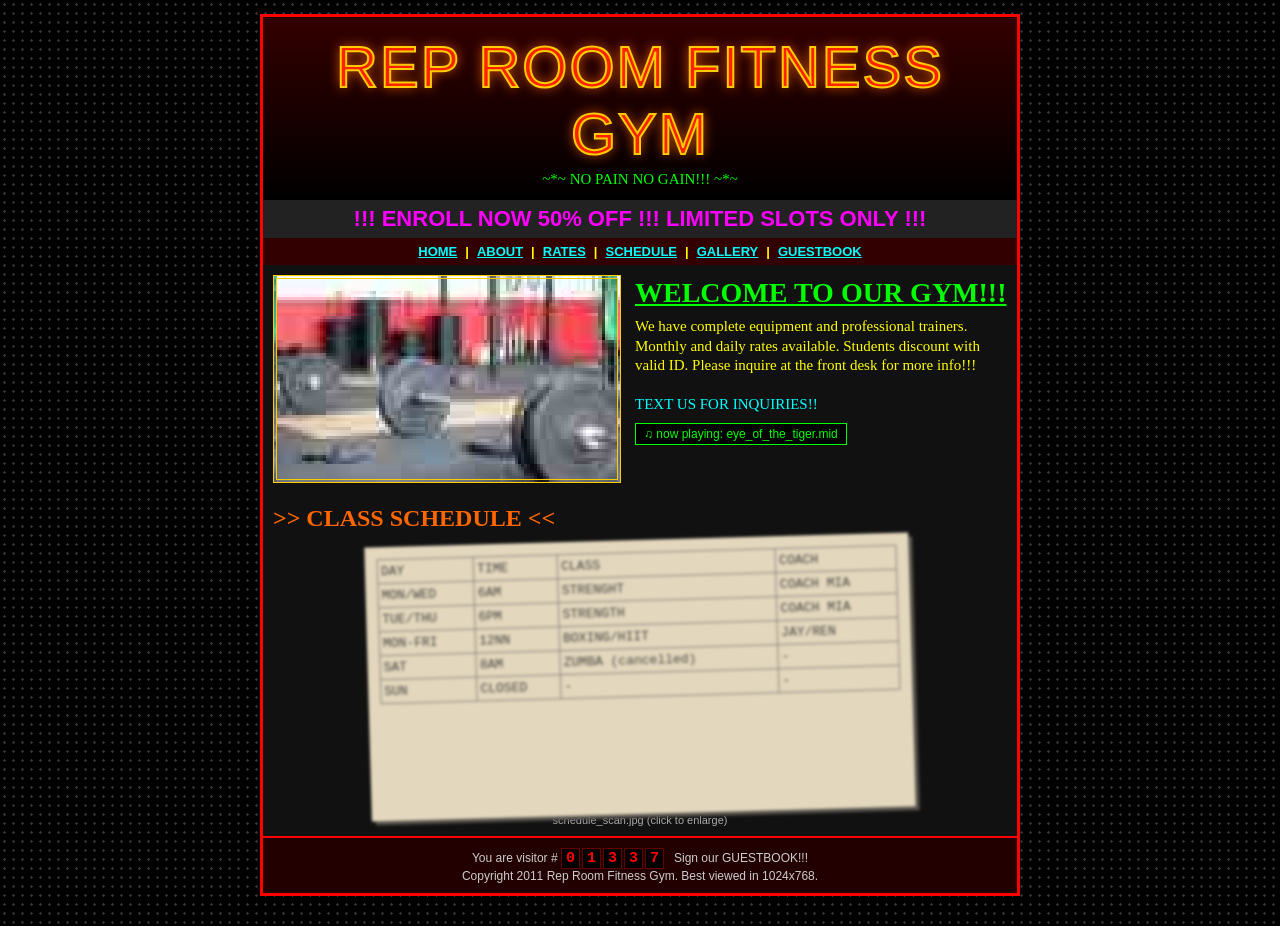
<file: before-after/sites/rep-room/before.html>
<!doctype html>
<html><head><meta charset="utf-8"><title>..::REP ROOM FITNESS GYM::.. Official Site</title>
<style>
body{margin:0;padding:14px 0 30px;background:#000;background-image:radial-gradient(#333 1px,transparent 1.5px);background-size:9px 9px;font-family:'Comic Sans MS',cursive;color:#FFFF00}
table.main{width:760px;margin:0 auto;border:3px solid #FF0000;border-collapse:collapse;background:#111}
td{vertical-align:top;padding:10px}
.head{text-align:center;background:linear-gradient(#300,#000);padding:16px 10px 12px}
.head .t{font-family:Impact,sans-serif;font-size:58px;letter-spacing:2px;color:#FF2200;-webkit-text-stroke:2px #FFCC00;text-shadow:0 0 12px #FF6600}
.head .s{color:#00FF00;font-size:15px;margin-top:4px}
.blink{font:bold 22px Impact,sans-serif;color:#FF00FF;text-align:center;padding:6px;background:#222}
.navb{text-align:center;background:#300;padding:6px;font:bold 13px Arial}
.navb a{color:#00FFFF;margin:0 8px}
.pic{width:340px;height:200px;border:4px double #FFCC00;background:center/cover;image-rendering:pixelated;float:left;margin:0 14px 8px 0}
.body{font-size:15px;line-height:1.3;color:#FFFF00}
.body h2{font-family:Impact;color:#00FF00;font-size:28px;margin:0 0 6px;text-decoration:underline}
.sch{clear:both;padding-top:6px}
.sch h3{font-family:Impact;color:#FF6600;font-size:24px;margin:6px 0}
.scan{width:520px;height:250px;margin:6px auto 0;background:#ddd8c8;transform:rotate(-1.6deg);filter:blur(1.4px) contrast(.85) sepia(.3);padding:12px;box-shadow:4px 4px 0 #444;overflow:hidden}
.scan table{width:100%;border-collapse:collapse;font:13px 'Courier New';color:#333}
.scan td{border:1px solid #777;padding:4px 3px}
.small{font:11px Arial;color:#aaa;text-align:center}
.midi{font:12px Arial;color:#0F0;background:#000;border:1px solid #0F0;display:inline-block;padding:3px 8px;margin-top:8px}
.foot{text-align:center;font:12px Arial;color:#ccc;background:#200;border-top:2px solid #F00}
.ctr{display:inline-flex;gap:2px;vertical-align:middle}.ctr b{background:#000;color:#F00;font:bold 15px 'Courier New';padding:1px 4px;border:1px solid #600}
</style></head>
<body>
<table class="main">
<tr><td class="head"><div class="t">REP ROOM FITNESS GYM</div><div class="s">~*~ NO PAIN NO GAIN!!! ~*~</div></td></tr>
<tr><td class="blink" id="bl">!!! ENROLL NOW 50% OFF !!! LIMITED SLOTS ONLY !!!</td></tr>
<tr><td class="navb"><a href="#">HOME</a>|<a href="#">ABOUT</a>|<a href="#">RATES</a>|<a href="#">SCHEDULE</a>|<a href="#">GALLERY</a>|<a href="#">GUESTBOOK</a></td></tr>
<tr><td class="body"><div class="pic" style="background-image:url(../img/old-rr-floor.jpg)"></div>
  <h2>WELCOME TO OUR GYM!!!</h2>
  We have complete equipment and professional trainers. Monthly and daily rates available. Students discount with valid ID. Please inquire at the front desk for more info!!!<br><br>
  <span style="color:#0FF">TEXT US FOR INQUIRIES!!</span><br><span class="midi">&#9835; now playing: eye_of_the_tiger.mid</span>
  <div class="sch"><h3>&gt;&gt; CLASS SCHEDULE &lt;&lt;</h3>
  <div class="scan"><table><tr><td>DAY</td><td>TIME</td><td>CLASS</td><td>COACH</td></tr><tr><td>MON/WED</td><td>6AM</td><td>STRENGHT</td><td>COACH MIA</td></tr><tr><td>TUE/THU</td><td>6PM</td><td>STRENGTH</td><td>COACH MIA</td></tr><tr><td>MON-FRI</td><td>12NN</td><td>BOXING/HIIT</td><td>JAY/REN</td></tr><tr><td>SAT</td><td>8AM</td><td>ZUMBA (cancelled)</td><td>-</td></tr><tr><td>SUN</td><td>CLOSED</td><td>-</td><td>-</td></tr></table></div>
  <div class="small">schedule_scan.jpg (click to enlarge)</div></div></td></tr>
<tr><td class="foot">You are visitor # <span class="ctr"><b>0</b><b>1</b><b>3</b><b>3</b><b>7</b></span> &nbsp; Sign our GUESTBOOK!!!<br>Copyright 2011 Rep Room Fitness Gym. Best viewed in 1024x768.</td></tr>
</table>
<script src="../sc.js"></script>
<script>
window.act = (s) => { const t = s.t || 0; document.getElementById('bl').style.visibility = Math.floor(t * 3) % 2 ? 'hidden' : 'visible'; };
if (VIDEO) SC.set({});
</script>
</body></html>
</file>
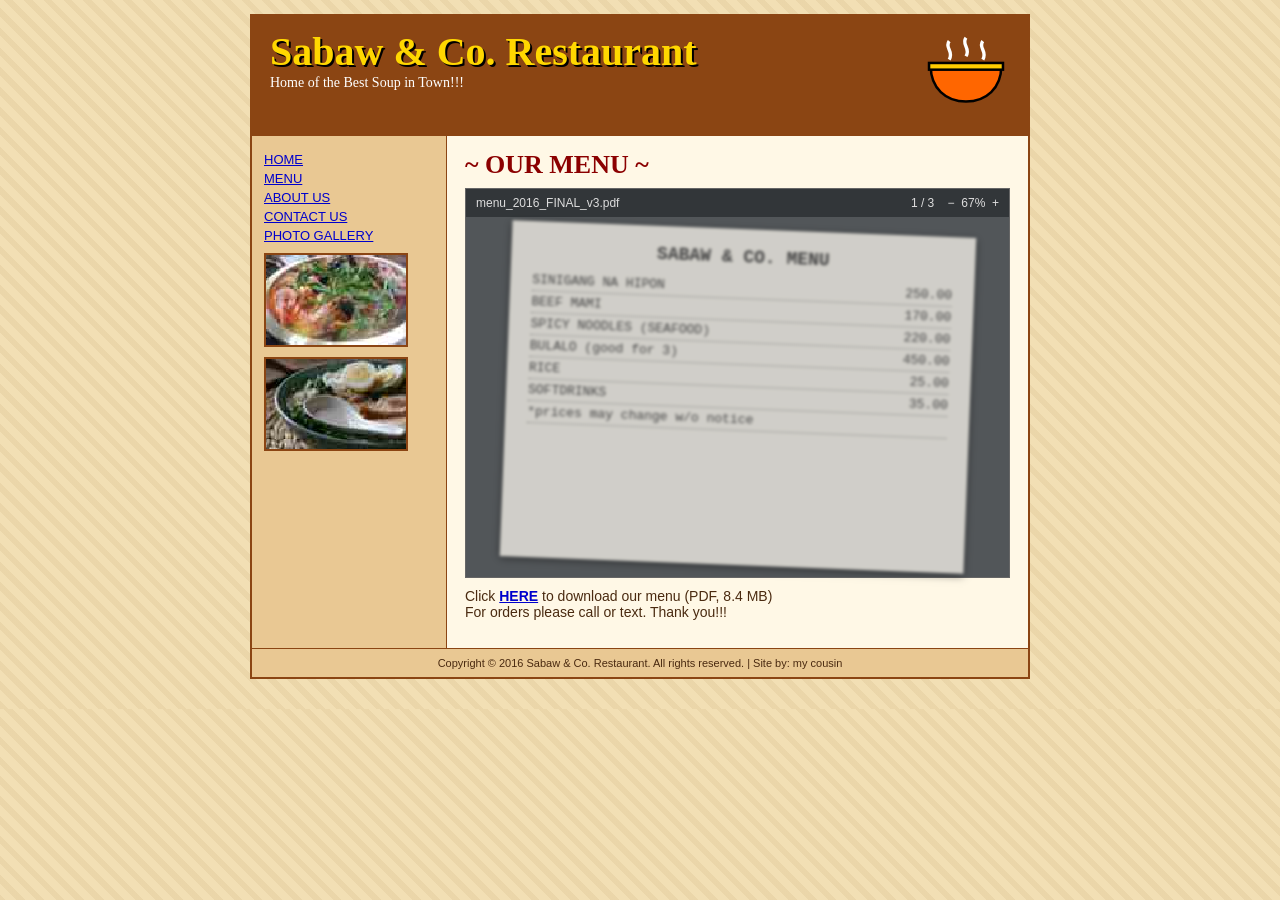
<file: before-after/sites/sabaw/before.html>
<!doctype html>
<html><head><meta charset="utf-8"><title>Sabaw &amp; Co Restaurant | Home</title>
<style>
body{margin:0;padding:14px 0 30px;background:#F2DFB4;background-image:repeating-linear-gradient(45deg,rgba(150,100,40,.08) 0 6px,transparent 6px 14px);font-family:Verdana,Arial,sans-serif;color:#4a2a10}
table.main{width:780px;margin:0 auto;background:#FFF8E6;border:2px solid #8B4513;border-collapse:collapse}
td{vertical-align:top}
.head{background:#8B4513;padding:12px 18px;height:96px;position:relative}
.head .t{font-family:Papyrus,fantasy;font-size:40px;font-weight:bold;color:#FFD700;text-shadow:2px 2px 0 #000}
.head .s{font-family:'Comic Sans MS',cursive;color:#fff;font-size:14px}
.bowl{position:absolute;right:20px;top:10px;width:84px;height:84px}
.side{width:170px;background:#E9C893;padding:12px;font-size:13px;border-right:1px solid #8B4513}
.side a{display:block;color:#0000CC;text-decoration:underline;margin:4px 0}
.side img,.side .p{width:140px;height:90px;background:center/cover;image-rendering:pixelated;border:2px solid #8B4513;margin-top:10px}
.body{padding:14px 18px;font-size:13px}
.body h2{font-family:Papyrus,fantasy;color:#8B0000;font-size:26px;margin:0 0 8px}
.pdf{border:1px solid #666;background:#525659;padding:0 0 12px}
.pdf .bar{background:#323639;color:#ddd;font:12px Arial;padding:7px 10px;display:flex;justify-content:space-between}
.page{width:420px;height:300px;margin:12px auto 0;background:#e8e2d0;transform:rotate(2.2deg);filter:blur(1.6px) grayscale(.6) contrast(.8);padding:18px 22px;font:13px 'Courier New';color:#333;overflow:hidden;box-shadow:0 2px 8px rgba(0,0,0,.6)}
.page b{display:block;text-align:center;font-size:18px;margin-bottom:10px}
.page div{display:flex;justify-content:space-between;border-bottom:1px dotted #777;padding:3px 0}
.dl{margin-top:10px;font-size:14px}.dl a{color:#0000CC;font-weight:bold}
.foot{text-align:center;font:11px Arial;padding:8px;background:#E9C893;border-top:1px solid #8B4513}
</style></head>
<body>
<table class="main">
<tr><td colspan="2" class="head"><div class="t">Sabaw &amp; Co. Restaurant</div><div class="s">Home of the Best Soup in Town!!!</div>
<svg class="bowl" viewBox="0 0 100 100"><path d="M30 18c-6 8 6 12 0 22M50 14c-6 8 6 12 0 22M70 18c-6 8 6 12 0 22" stroke="#fff" stroke-width="4" fill="none"/><path d="M8 48h84c0 26-18 42-42 42S8 74 8 48z" fill="#FF6600" stroke="#000" stroke-width="3"/><rect x="6" y="44" width="88" height="8" fill="#FFCC00" stroke="#000" stroke-width="3"/></svg></td></tr>
<tr><td class="side"><a href="#">HOME</a><a href="#">MENU</a><a href="#">ABOUT US</a><a href="#">CONTACT US</a><a href="#">PHOTO GALLERY</a>
  <div class="p" style="background-image:url(../img/old-sb-sinigang.jpg)"></div><div class="p" style="background-image:url(../img/old-sb-mami.jpg)"></div></td>
<td class="body"><h2>~ OUR MENU ~</h2>
  <div class="pdf"><div class="bar"><span>menu_2016_FINAL_v3.pdf</span><span>1 / 3 &nbsp;&nbsp; &#8722; &nbsp;67%&nbsp; +</span></div>
  <div class="page"><b>SABAW &amp; CO. MENU</b><div><span>SINIGANG NA HIPON</span><span>250.00</span></div><div><span>BEEF MAMI</span><span>170.00</span></div><div><span>SPICY NOODLES (SEAFOOD)</span><span>220.00</span></div><div><span>BULALO (good for 3)</span><span>450.00</span></div><div><span>RICE</span><span>25.00</span></div><div><span>SOFTDRINKS</span><span>35.00</span></div><div><span>*prices may change w/o notice</span><span></span></div></div></div>
  <p class="dl">Click <a href="#">HERE</a> to download our menu (PDF, 8.4 MB)<br>For orders please call or text. Thank you!!!</p></td></tr>
<tr><td colspan="2" class="foot">Copyright &copy; 2016 Sabaw &amp; Co. Restaurant. All rights reserved. | Site by: my cousin</td></tr>
</table>
<script src="../sc.js"></script>
<script>window.act = () => {}; if (VIDEO) SC.set({});</script>
</body></html>
</file>
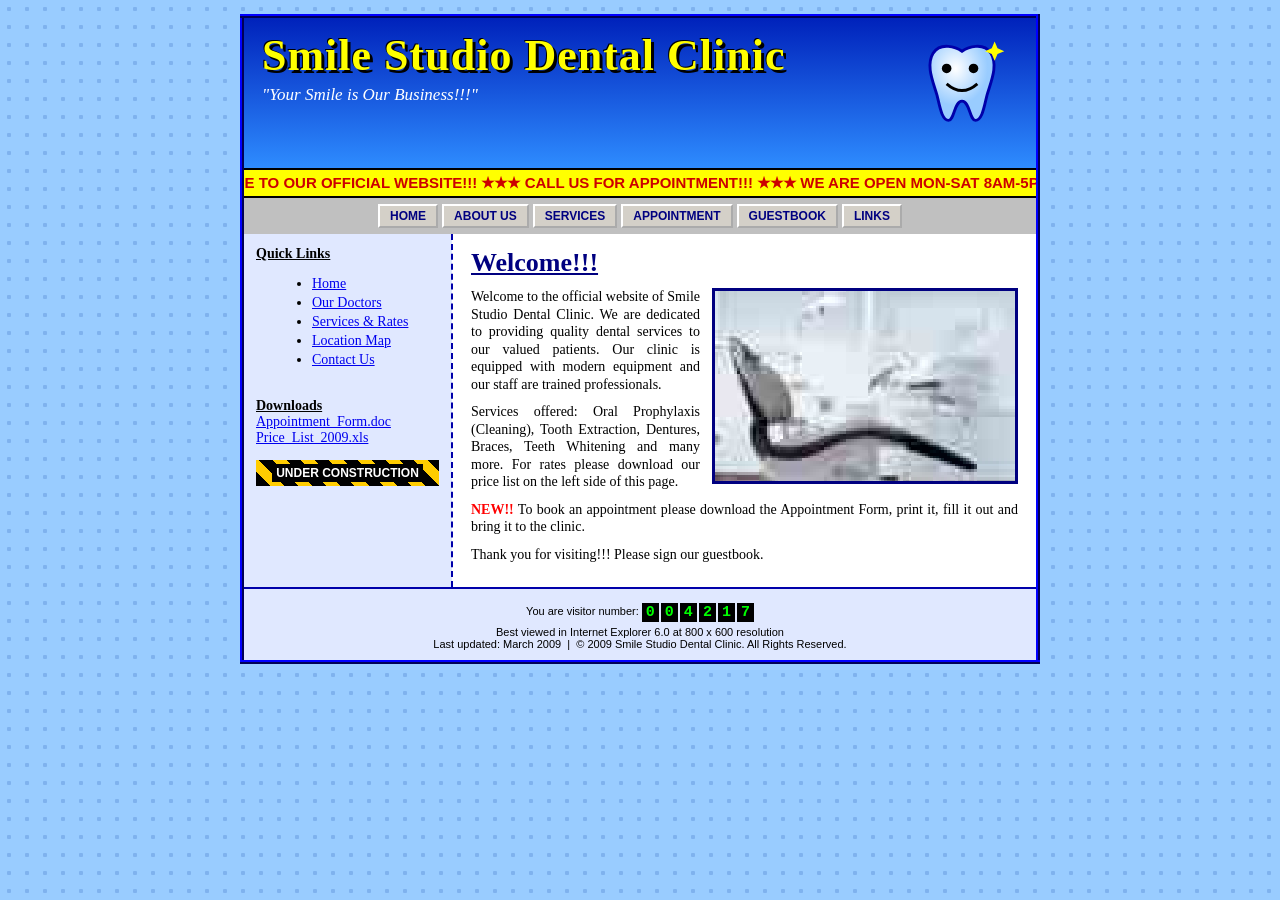
<file: before-after/sites/smile-studio/before.html>
<!doctype html>
<html><head><meta charset="utf-8"><title>Smile Studio Dental Clinic - Home Page</title>
<style>
body{margin:0;padding:14px 0 30px;background:#99CCFF;background-image:radial-gradient(#7FB2EE 2px,transparent 2.5px);background-size:18px 18px;font-family:'Times New Roman',Times,serif;color:#000}
table.main{width:800px;margin:0 auto;background:#fff;border:4px ridge #0000AA;border-collapse:collapse;table-layout:fixed}
td{vertical-align:top}
.head{height:126px;background:linear-gradient(#0022BB,#2E8CFF);padding:12px 18px;position:relative}
.head .t{font-family:'Comic Sans MS',cursive;font-size:44px;font-weight:bold;color:#FFFF00;text-shadow:3px 3px 0 #000,-1px -1px 0 #000;letter-spacing:1px}
.head .s{font-family:'Comic Sans MS',cursive;color:#fff;font-style:italic;font-size:17px;margin-top:4px}
.tooth{position:absolute;right:26px;top:14px;width:96px;height:96px}
.mq{background:#FFFF00;color:#CC0000;font:bold 15px Arial;padding:4px 0;white-space:nowrap;overflow:hidden;border-top:2px solid #000;border-bottom:2px solid #000}
.mq span{display:inline-block}
.navb{background:#C0C0C0;padding:6px;text-align:center}
.navb a{display:inline-block;margin:0 2px;padding:3px 10px;background:#D4D0C8;border:2px outset #fff;font:bold 12px Arial;color:#000080;text-decoration:none}
.side{width:200px;background:#E0E8FF;border-right:2px dashed #0000AA;padding:12px;font-size:14px}
.side a{color:#0000EE;text-decoration:underline}
.side li{margin:3px 0 3px 16px}
.uc{margin-top:14px;padding:6px;text-align:center;font:bold 12px Arial;background:repeating-linear-gradient(45deg,#000 0 10px,#FFCC00 10px 20px);color:#fff;text-shadow:1px 1px 0 #000}
.uc span{background:#000;padding:2px 4px}
.body{padding:14px 18px;font-size:14px}
.body h2{color:#000080;text-decoration:underline;font-size:26px;margin:0 0 10px}
.body p{text-align:justify;line-height:1.25;margin:10px 0}
.pic{float:right;margin:0 0 8px 12px;border:3px solid #000080;width:300px;height:190px;background:#eee center/cover;image-rendering:pixelated}
.broken{float:right;margin:0 0 8px 12px;border:1px solid #999;width:300px;height:190px;background:#fff;font:12px Arial;color:#444;padding:4px;display:none}
.broken i{display:inline-block;width:16px;height:16px;border:1px solid #888;background:linear-gradient(135deg,#eee 45%,#c00 46%,#c00 54%,#eee 55%);vertical-align:-3px;margin-right:4px}
.new{color:#FF0000;font-weight:bold}
.foot{text-align:center;font:11px Arial;padding:10px;background:#E0E8FF;border-top:2px solid #0000AA}
.ctr{display:inline-flex;gap:2px;margin:4px 0;vertical-align:middle}
.ctr b{background:#000;color:#0F0;font:bold 15px 'Courier New';padding:1px 4px}
.load{position:fixed;left:50%;top:44%;transform:translate(-50%,-50%);text-align:center;font:bold 14px Arial;color:#000080;display:none}
.load .w{width:64px;height:64px;margin:0 auto 10px;border-radius:50%;background:conic-gradient(#0000AA 0 12%,transparent 12% 25%,#0000AA 25% 37%,transparent 37% 50%,#0000AA 50% 62%,transparent 62% 75%,#0000AA 75% 87%,transparent 87%);-webkit-mask:radial-gradient(circle,transparent 16px,#000 17px)}
[data-ld]{visibility:visible}
</style></head>
<body>
<table class="main"><colgroup><col style="width:210px"><col></colgroup>
<tr><td colspan="2" class="head" data-ld="0.15"><div class="t">Smile Studio Dental Clinic</div><div class="s">"Your Smile is Our Business!!!"</div>
  <svg class="tooth" viewBox="0 0 100 100"><defs><radialGradient id="g" cx="40%" cy="30%"><stop offset="0" stop-color="#fff"/><stop offset="1" stop-color="#9cf"/></radialGradient></defs>
  <path d="M20 22c8-12 24-6 30-2 6-4 22-10 30 2 8 13 0 30-4 44-3 12-5 26-12 26-6 0-6-20-14-20s-8 20-14 20c-7 0-9-14-12-26-4-14-12-31-4-44z" fill="url(#g)" stroke="#0000AA" stroke-width="3"/>
  <circle cx="34" cy="38" r="5"/><circle cx="62" cy="38" r="5"/><path d="M34 54q16 14 32 0" stroke="#000" stroke-width="3" fill="none"/>
  <path d="M84 10l3 7 7 3-7 3-3 7-3-7-7-3 7-3z" fill="#FF0"/></svg></td></tr>
<tr><td colspan="2" class="mq" data-ld="0.3"><span id="mq">&#9733;&#9733;&#9733; WELCOME TO OUR OFFICIAL WEBSITE!!! &#9733;&#9733;&#9733; CALL US FOR APPOINTMENT!!! &#9733;&#9733;&#9733; WE ARE OPEN MON-SAT 8AM-5PM &#9733;&#9733;&#9733; WALK-INS WELCOME &#9733;&#9733;&#9733; WELCOME TO OUR OFFICIAL WEBSITE!!! &#9733;&#9733;&#9733;</span></td></tr>
<tr><td colspan="2" class="navb" data-ld="0.4"><a href="#">HOME</a><a href="#">ABOUT US</a><a href="#">SERVICES</a><a href="#">APPOINTMENT</a><a href="#">GUESTBOOK</a><a href="#">LINKS</a></td></tr>
<tr><td class="side" data-ld="0.55"><b><u>Quick Links</u></b><ul><li><a href="#">Home</a></li><li><a href="#">Our Doctors</a></li><li><a href="#">Services &amp; Rates</a></li><li><a href="#">Location Map</a></li><li><a href="#">Contact Us</a></li></ul>
  <br><b><u>Downloads</u></b><br><a href="#">Appointment_Form.doc</a><br><a href="#">Price_List_2009.xls</a>
  <div class="uc"><span>UNDER CONSTRUCTION</span></div></td>
<td class="body" data-ld="0.7"><h2>Welcome!!!</h2>
  <div class="pic" id="pic" style="background-image:url(../img/old-sm-room.jpg)"></div>
  <div class="broken" id="broken"><i></i>clinic_photo_FINAL.jpg</div>
  <p>Welcome to the official website of Smile Studio Dental Clinic. We are dedicated to providing quality dental services to our valued patients. Our clinic is equipped with modern equipment and our staff are trained professionals.</p>
  <p>Services offered: Oral Prophylaxis (Cleaning), Tooth Extraction, Dentures, Braces, Teeth Whitening and many more. For rates please download our price list on the left side of this page.</p>
  <p><span class="new">NEW!!</span> To book an appointment please download the Appointment Form, print it, fill it out and bring it to the clinic.</p>
  <p>Thank you for visiting!!! Please sign our guestbook.</p></td></tr>
<tr><td colspan="2" class="foot" data-ld="0.85">You are visitor number: <span class="ctr"><b>0</b><b>0</b><b>4</b><b>2</b><b>1</b><b>7</b></span><br>Best viewed in Internet Explorer 6.0 at 800 x 600 resolution<br>Last updated: March 2009 &nbsp;|&nbsp; &copy; 2009 Smile Studio Dental Clinic. All Rights Reserved.</td></tr>
</table>
<div class="load" id="load"><div class="w" id="wheel"></div>Loading... please wait</div>
<script src="../sc.js"></script>
<script>
const $ = (id) => document.getElementById(id);
const parts = [...document.querySelectorAll('[data-ld]')];
// showreel: t drives the marquee; load < 1 = still loading (parts appear in order, images broken, spinner)
window.act = (s) => {
  const t = s.t || 0, ld = s.load ?? 1;
  $('mq').style.transform = `translateX(${-((t * 90) % 700)}px)`;
  parts.forEach((p) => (p.style.visibility = ld >= +p.dataset.ld ? 'visible' : 'hidden'));
  const broken = ld < 1;
  $('pic').style.display = broken ? 'none' : ''; $('broken').style.display = broken ? 'block' : 'none';
  $('load').style.display = ld < 1 ? 'block' : 'none';
  $('wheel').style.transform = `rotate(${t * 360}deg)`;
};
if (VIDEO) SC.set({});
</script>
</body></html>
</file>
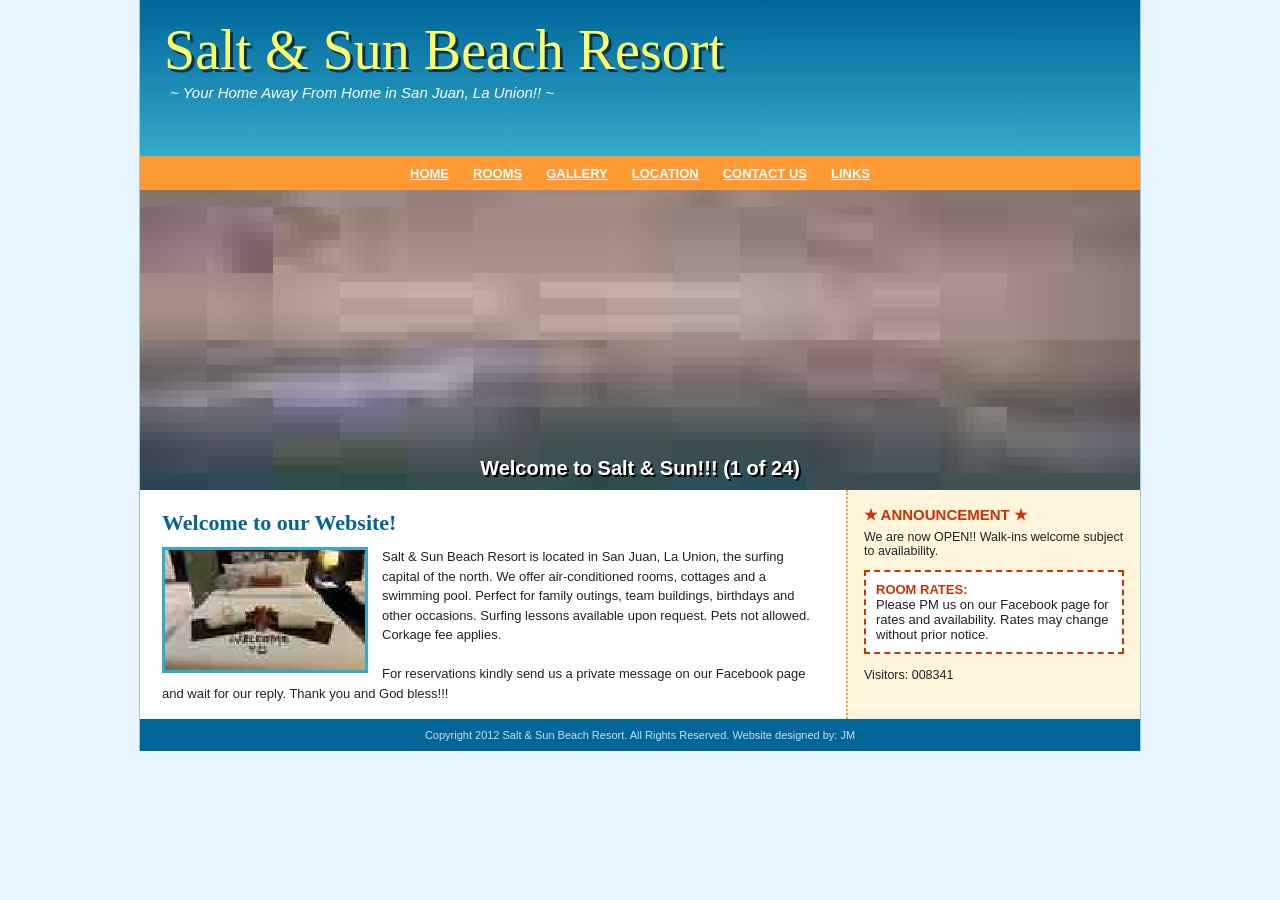
<file: lost-customer/sites/salt-and-sun/before.html>
<!doctype html>
<html><head><meta charset="utf-8"><title>SALT &amp; SUN BEACH RESORT - Welcome</title>
<style>
body{margin:0;background:#E8F4FF;font-family:Arial,Helvetica,sans-serif;color:#222}
.page{width:1000px;margin:0 auto;background:#fff;border-left:1px solid #9cc;border-right:1px solid #9cc}
.head{height:120px;background:linear-gradient(#006699,#33AACC);position:relative;padding:18px 24px}
.head h1{font-family:'Brush Script MT','Comic Sans MS',cursive;font-size:56px;color:#FFFF66;margin:0;text-shadow:3px 3px 0 #003355;font-weight:normal}
.head p{color:#fff;font-style:italic;margin:2px 0 0 6px;font-size:15px}
.nav{background:#FF9933;padding:8px 0;text-align:center}
.nav a{color:#fff;font-weight:bold;font-size:13px;margin:0 12px;text-decoration:underline}
.slide{height:300px;background:#000 center/cover;image-rendering:pixelated;position:relative}
.slide span{position:absolute;bottom:10px;left:0;right:0;text-align:center;color:#fff;font:bold 20px Arial;text-shadow:2px 2px 0 #000}
.cols{display:flex}
.main{flex:1;padding:16px 22px;font-size:13px;line-height:1.5}
.main h2{color:#006699;font-size:22px;margin:0 0 8px;font-family:Georgia,serif}
.side{width:260px;background:#FFF5DD;padding:16px;font-size:12.5px;border-left:2px dotted #FF9933}
.side h3{margin:0 0 6px;color:#CC3300;font-size:15px}
.rates{border:2px dashed #CC3300;padding:10px;background:#fff;margin-top:12px;font-size:13px}
.rates b{color:#CC3300}
.room{float:left;width:200px;height:120px;margin:0 14px 8px 0;background:center/cover;image-rendering:pixelated;border:3px solid #33AACC}
.foot{background:#006699;color:#cde;font-size:11px;text-align:center;padding:10px}
.fb{position:fixed;left:50%;top:50%;width:620px;margin-left:-310px;margin-top:-170px;background:#fff;border:4px solid #3B5998;box-shadow:0 0 0 2000px rgba(0,0,0,.55);text-align:center;padding:26px 20px;z-index:9;display:none}
.fb h2{color:#3B5998;font-size:34px;margin:0 0 10px}
.fb .lk{display:inline-block;background:#3B5998;color:#fff;font-weight:bold;font-size:22px;padding:12px 28px;border-radius:4px;margin-top:10px}
.fb .x{position:absolute;right:8px;top:4px;font:bold 20px Arial;color:#999;width:24px;height:24px}
.ld{position:fixed;inset:0;background:#fff;z-index:20;display:none}
</style></head>
<body>
<div class="page">
  <div class="head"><h1>Salt &amp; Sun Beach Resort</h1><p>~ Your Home Away From Home in San Juan, La Union!! ~</p></div>
  <div class="nav"><a href="#">HOME</a><a href="#">ROOMS</a><a href="#">GALLERY</a><a href="#">LOCATION</a><a href="#">CONTACT US</a><a href="#">LINKS</a></div>
  <div class="slide" id="slide" style="background-image:url(../img/old-beach-s.jpg)"><span id="cap">Welcome to Salt &amp; Sun!!! (1 of 24)</span></div>
  <div class="cols">
    <div class="main"><h2>Welcome to our Website!</h2>
      <div class="room" style="background-image:url(../img/old-room-s.jpg)"></div>
      Salt &amp; Sun Beach Resort is located in San Juan, La Union, the surfing capital of the north. We offer air-conditioned rooms, cottages and a swimming pool. Perfect for family outings, team buildings, birthdays and other occasions. Surfing lessons available upon request. Pets not allowed. Corkage fee applies.<br><br>
      For reservations kindly send us a private message on our Facebook page and wait for our reply. Thank you and God bless!!!</div>
    <div class="side"><h3>&#9733; ANNOUNCEMENT &#9733;</h3>We are now OPEN!! Walk-ins welcome subject to availability.
      <div class="rates" id="rates"><b>ROOM RATES:</b><br>Please PM us on our Facebook page for rates and availability. Rates may change without prior notice.</div>
      <br>Visitors: 008341</div>
  </div>
  <div class="foot">Copyright 2012 Salt &amp; Sun Beach Resort. All Rights Reserved. Website designed by: JM</div>
</div>
<div class="fb" id="fb"><span class="x">&#10005;</span><h2>LIKE US ON FACEBOOK!!!</h2><div>for promos, updates and room rates</div><div class="lk">&#128077; Like Page</div></div>
<div class="ld" id="ld"></div>
<script src="../sc.js"></script>
<script>
const $ = (id) => document.getElementById(id);
// showreel: load = 0..1 (blank page until loaded), popup = 0..1, slide = slideshow frame
window.act = (s) => {
  if (s.live) return;
  $('ld').style.display = (s.load ?? 1) < 1 ? 'block' : 'none';
  const p = s.popup || 0; $('fb').style.display = p > 0 ? 'block' : 'none';
  $('fb').style.opacity = p; $('fb').style.transform = `scale(${0.9 + 0.1 * p})`;
};
if (VIDEO) SC.set({});
</script>
</body></html>
</file>
<file: before-after/sites/fonts/fonts.css>
@font-face{font-family:'Plus Jakarta Sans';font-style:normal;font-weight:400 800;src:url(PlusJakartaSans-normal.woff2) format('woff2')}
@font-face{font-family:'Anton';font-style:normal;font-weight:400;src:url(Anton-normal.woff2) format('woff2')}
@font-face{font-family:'Fraunces';font-style:italic;font-weight:400 800;src:url(Fraunces-italic.woff2) format('woff2')}
@font-face{font-family:'Fraunces';font-style:normal;font-weight:400 800;src:url(Fraunces-normal.woff2) format('woff2')}
@font-face{font-family:'Inter';font-style:normal;font-weight:400 800;src:url(Inter-normal.woff2) format('woff2')}
</file>
<file: lost-customer/sites/fonts/fonts.css>
@font-face{font-family:'Instrument Serif';font-style:italic;font-weight:400;src:url(InstrumentSerif-italic.woff2) format('woff2')}
@font-face{font-family:'Instrument Serif';font-style:normal;font-weight:400;src:url(InstrumentSerif-normal.woff2) format('woff2')}
@font-face{font-family:'Manrope';font-style:normal;font-weight:400 800;src:url(Manrope-normal.woff2) format('woff2')}
@font-face{font-family:'Inter';font-style:normal;font-weight:400 800;src:url(Inter-normal.woff2) format('woff2')}
</file>
